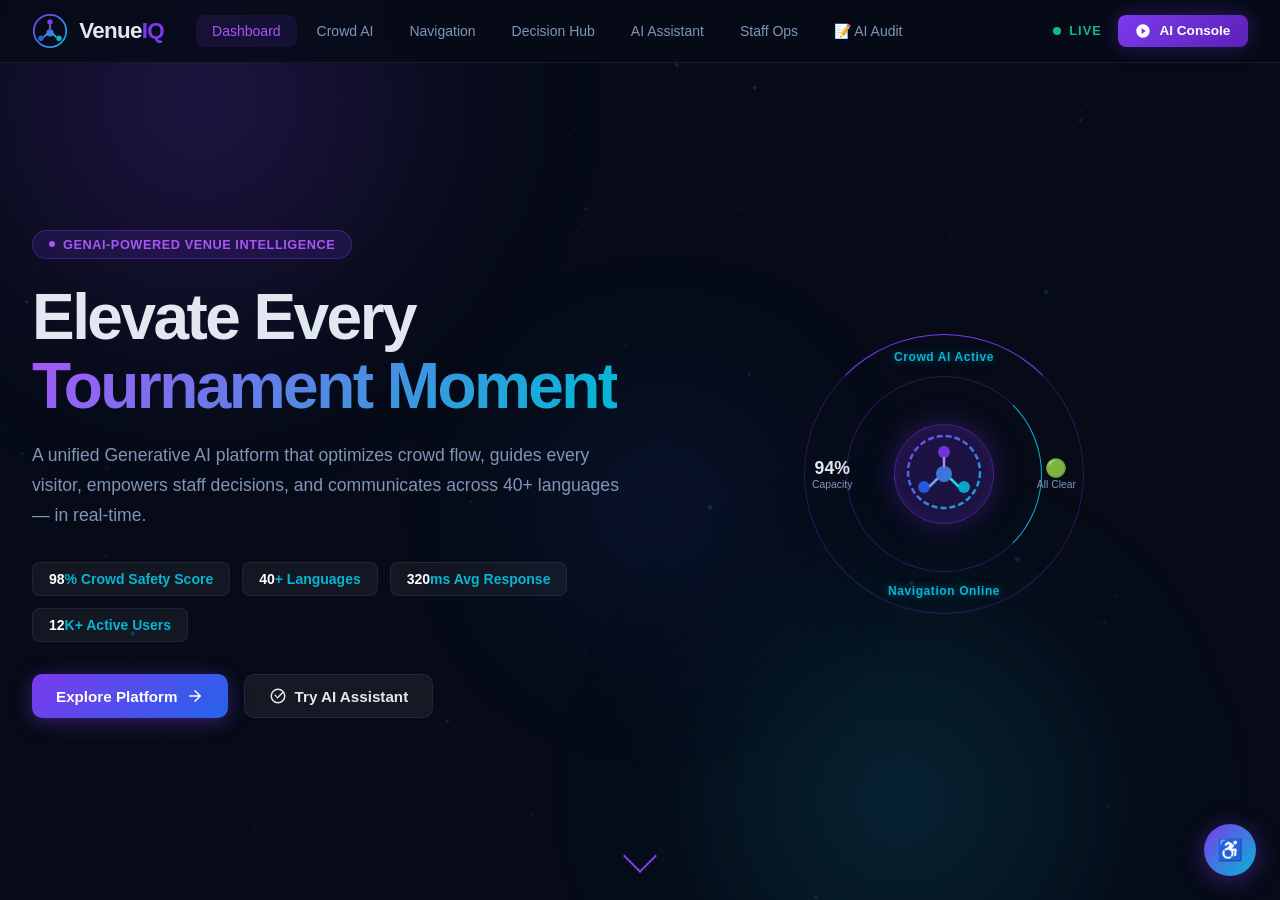
<file: index.html>
<!DOCTYPE html>
<html lang="en">

<head>
  <meta charset="UTF-8" />
  <meta name="viewport" content="width=device-width, initial-scale=1.0" />
  <meta http-equiv="Content-Security-Policy"
    content="default-src 'self'; style-src 'self' 'unsafe-inline' https://fonts.googleapis.com; font-src https://fonts.gstatic.com; script-src 'self'; img-src 'self' data:; connect-src 'self';" />
  <meta name="theme-color" content="#7c3aed" />
  <meta name="robots" content="index, follow" />
  <meta property="og:title" content="VenueIQ — GenAI Tournament Operations Platform" />
  <meta property="og:description"
    content="AI-powered venue operations for tournaments — crowd management, smart navigation, real-time decision support, 40+ languages." />
  <meta property="og:type" content="website" />
  <title>VenueIQ — GenAI Tournament Operations Platform</title>
  <meta name="description"
    content="VenueIQ: AI-powered venue operations platform for tournaments — crowd management, smart navigation, real-time decision support, and multi-language assistance." />
  <!-- Security Headers -->
  <!-- X-Frame-Options, X-Content-Type-Options intentionally NOT set here: they are
       ignored by browsers when set via <meta> (spec only allows them as real HTTP
       response headers) and just spam the console. GitHub Pages can't set custom
       response headers, so if framing/MIME protection is needed, add a
       Cloudflare Worker / Netlify _headers file / reverse proxy in front of Pages. -->
  <meta http-equiv="Referrer-Policy" content="no-referrer" />
  <meta http-equiv="Permissions-Policy" content="camera=(), microphone=(), geolocation=()" />
  <link rel="icon"
    href="data:image/svg+xml,<svg xmlns=%22http://www.w3.org/2000/svg%22 viewBox=%220 0 100 100%22><text y=%22.9em%22 font-size=%2290%22>🎯</text></svg>" />
  <link rel="preconnect" href="https://fonts.googleapis.com" />
  <link rel="preconnect" href="https://fonts.gstatic.com" crossorigin />
  <link
    href="https://fonts.googleapis.com/css2?family=Inter:wght@300;400;500;600;700;800;900&family=Outfit:wght@300;400;500;600;700;800;900&display=swap"
    rel="stylesheet" />
  <link rel="stylesheet" href="styles.css" />
  <script type="application/ld+json">
  {
    "@context": "https://schema.org",
    "@type": "SoftwareApplication",
    "name": "VenueIQ",
    "description": "GenAI-enabled platform for tournament venue operations — crowd management, navigation, incident response, and multi-language AI assistance.",
    "applicationCategory": "BusinessApplication",
    "operatingSystem": "Web",
    "offers": { "@type": "Offer", "price": "0" },
    "featureList": ["Crowd AI", "Smart Navigation", "Real-Time Decision Hub", "Multi-Language Assistant", "Staff Ops"]
  }
  </script>
</head>

<body>

  <!-- Skip to main content (Accessibility) -->
  <a href="#main-content" class="skip-link">Skip to main content</a>

  <!-- ═══════════════════════════════════════════════ NAVBAR ══ -->
  <nav class="navbar" id="navbar" role="navigation" aria-label="Main navigation">
    <div class="nav-inner">
      <div class="nav-logo" role="banner">
        <div class="logo-icon" aria-hidden="true">
          <svg viewBox="0 0 40 40" fill="none" xmlns="http://www.w3.org/2000/svg" aria-hidden="true">
            <circle cx="20" cy="20" r="18" stroke="url(#lg1)" stroke-width="2" />
            <circle cx="20" cy="10" r="3" fill="#7c3aed" />
            <circle cx="10" cy="28" r="3" fill="#2563eb" />
            <circle cx="30" cy="28" r="3" fill="#06b6d4" />
            <circle cx="20" cy="22" r="4" fill="url(#lg1)" />
            <line x1="20" y1="13" x2="20" y2="18" stroke="#a78bfa" stroke-width="1.5" />
            <line x1="13" y1="27" x2="17" y2="23" stroke="#60a5fa" stroke-width="1.5" />
            <line x1="27" y1="27" x2="23" y2="23" stroke="#22d3ee" stroke-width="1.5" />
            <defs>
              <linearGradient id="lg1" x1="0" y1="0" x2="40" y2="40" gradientUnits="userSpaceOnUse">
                <stop offset="0%" stop-color="#7c3aed" />
                <stop offset="100%" stop-color="#06b6d4" />
              </linearGradient>
            </defs>
          </svg>
        </div>
        <span class="logo-text">Venue<span class="logo-accent">IQ</span></span>
      </div>
      <ul class="nav-links" role="menubar" aria-label="Application sections">
        <li role="none"><a href="#dashboard" class="nav-link active" role="menuitem" aria-current="page"
            id="nav-dashboard" data-action="showSection" data-arg="dashboard">Dashboard</a></li>
        <li role="none"><a href="#crowd" class="nav-link" role="menuitem" id="nav-crowd" data-action="showSection"
            data-arg="crowd">Crowd AI</a></li>
        <li role="none"><a href="#navigation" class="nav-link" role="menuitem" id="nav-navigation"
            data-action="showSection" data-arg="navigation">Navigation</a></li>
        <li role="none"><a href="#decisions" class="nav-link" role="menuitem" id="nav-decisions"
            data-action="showSection" data-arg="decisions">Decision Hub</a></li>
        <li role="none"><a href="#assistant" class="nav-link" role="menuitem" id="nav-assistant"
            data-action="showSection" data-arg="assistant">AI Assistant</a></li>
        <li role="none"><a href="#staff" class="nav-link" role="menuitem" id="nav-staff" data-action="showSection"
            data-arg="staff">Staff Ops</a></li>
        <li role="none"><a href="#audit" class="nav-link" role="menuitem" id="nav-audit" data-action="showSection"
            data-arg="audit">📝 AI Audit</a></li>
      </ul>
      <div class="nav-right">
        <div class="live-indicator" aria-label="System is live" role="status"><span class="pulse"
            aria-hidden="true"></span> LIVE</div>
        <button class="btn-cta" id="nav-ai-console-btn" aria-label="Open AI Console" data-action="showSection"
          data-arg="assistant">
          <svg width="16" height="16" viewBox="0 0 24 24" fill="none" aria-hidden="true">
            <path d="M12 2C6.48 2 2 6.48 2 12s4.48 10 10 10 10-4.48 10-10S17.52 2 12 2zm-2 14.5v-9l6 4.5-6 4.5z"
              fill="currentColor" />
          </svg>
          AI Console
        </button>
      </div>
    </div>
  </nav>

  <!-- ═══════════════════════════════════════════════ HERO ══ -->
  <section class="hero-section" id="hero-section">
    <div class="hero-bg">
      <div class="hero-orb orb1"></div>
      <div class="hero-orb orb2"></div>
      <div class="hero-orb orb3"></div>
      <canvas id="heroCanvas"></canvas>
    </div>
    <div class="hero-content">
      <div class="hero-badge">
        <span class="badge-dot"></span>
        GenAI-Powered Venue Intelligence
      </div>
      <h1 class="hero-title">
        Elevate Every<br />
        <span class="gradient-text">Tournament Moment</span>
      </h1>
      <p class="hero-subtitle">
        A unified Generative AI platform that optimizes crowd flow, guides every visitor, empowers staff decisions, and
        communicates across 40+ languages — in real-time.
      </p>
      <div class="hero-stats">
        <div class="stat-chip"><span class="stat-num" data-target="98">0</span>% Crowd Safety Score</div>
        <div class="stat-chip"><span class="stat-num" data-target="40">0</span>+ Languages</div>
        <div class="stat-chip"><span class="stat-num" data-target="320">0</span>ms Avg Response</div>
        <div class="stat-chip"><span class="stat-num" data-target="12">0</span>K+ Active Users</div>
      </div>
      <div class="hero-actions">
        <button class="btn-primary" data-action="showSection" data-arg="dashboard">
          Explore Platform
          <svg width="18" height="18" viewBox="0 0 24 24" fill="none">
            <path d="M5 12h14M12 5l7 7-7 7" stroke="currentColor" stroke-width="2" stroke-linecap="round"
              stroke-linejoin="round" />
          </svg>
        </button>
        <button class="btn-ghost" data-action="showSection" data-arg="assistant">
          <svg width="18" height="18" viewBox="0 0 24 24" fill="none">
            <path
              d="M12 2a10 10 0 110 20A10 10 0 0112 2zm0 2a8 8 0 100 16A8 8 0 0012 4zm-1 11l-4-4 1.41-1.41L11 13.17l6.59-6.58L19 8l-8 8z"
              fill="currentColor" />
          </svg>
          Try AI Assistant
        </button>
      </div>
    </div>
    <div class="hero-visual">
      <div class="hud-container">
        <div class="hud-ring hud-ring-1"></div>
        <div class="hud-ring hud-ring-2"></div>
        <div class="hud-center">
          <div class="hud-icon">
            <svg viewBox="0 0 80 80" fill="none" xmlns="http://www.w3.org/2000/svg" width="80" height="80">
              <circle cx="40" cy="40" r="36" stroke="url(#hudGrad)" stroke-width="2.5" stroke-dasharray="6 3" />
              <circle cx="40" cy="20" r="6" fill="#7c3aed" opacity="0.9" />
              <circle cx="20" cy="55" r="6" fill="#2563eb" opacity="0.9" />
              <circle cx="60" cy="55" r="6" fill="#06b6d4" opacity="0.9" />
              <circle cx="40" cy="42" r="8" fill="url(#hudGrad)" opacity="0.95" />
              <path d="M40 26 L40 34" stroke="#a78bfa" stroke-width="2.5" stroke-linecap="round" />
              <path d="M26 54 L33 47" stroke="#60a5fa" stroke-width="2.5" stroke-linecap="round" />
              <path d="M54 54 L47 47" stroke="#22d3ee" stroke-width="2.5" stroke-linecap="round" />
              <defs>
                <linearGradient id="hudGrad" x1="0" y1="0" x2="80" y2="80" gradientUnits="userSpaceOnUse">
                  <stop offset="0%" stop-color="#7c3aed" />
                  <stop offset="100%" stop-color="#06b6d4" />
                </linearGradient>
              </defs>
            </svg>
          </div>
        </div>
        <div class="hud-label top-label">Crowd AI Active</div>
        <div class="hud-label bottom-label">Navigation Online</div>
        <div class="hud-metric left-metric">
          <div class="metric-val">94%</div>
          <div class="metric-key">Capacity</div>
        </div>
        <div class="hud-metric right-metric">
          <div class="metric-val">🟢</div>
          <div class="metric-key">All Clear</div>
        </div>
      </div>
    </div>
    <div class="scroll-hint" data-action="showSection" data-arg="dashboard">
      <div class="scroll-arrow"></div>
    </div>
  </section>

  <!-- ═══════════════════════════════════════════════ MAIN APP ══ -->
  <main class="app-main" id="app-main" id="main-content" role="main" aria-label="Application content"
    style="display:none;">

    <!-- SECTION: DASHBOARD -->
    <section class="section active" id="section-dashboard">
      <div class="section-header">
        <div>
          <h2 class="section-title">Operations Dashboard</h2>
          <p class="section-sub">Real-time intelligence across all venue systems · Last updated <span
              id="lastUpdated">just now</span></p>
        </div>
        <div class="header-actions">
          <label for="venueSelect" class="sr-only">Select Venue</label>
          <select class="select-venue" id="venueSelect" aria-label="Select venue">
            <option>🏟️ Main Arena — Hall A</option>
            <option>🏀 Court B — Basketball</option>
            <option>🎾 Tennis Ground 1</option>
            <option>🏊 Aquatics Centre</option>
          </select>
          <button class="btn-sm btn-outline" id="refresh-dashboard-btn" aria-label="Refresh dashboard data"
            data-action="refreshDashboard">⟳ Refresh</button>
        </div>
      </div>

      <!-- KPI Grid -->
      <div class="kpi-grid">
        <div class="kpi-card" id="kpi-crowd">
          <div class="kpi-icon" style="background:linear-gradient(135deg,#7c3aed,#a855f7)">
            <svg width="24" height="24" viewBox="0 0 24 24" fill="none">
              <path
                d="M17 21v-2a4 4 0 00-4-4H5a4 4 0 00-4 4v2M9 11a4 4 0 100-8 4 4 0 000 8zM23 21v-2a4 4 0 00-3-3.87M16 3.13a4 4 0 010 7.75"
                stroke="white" stroke-width="2" stroke-linecap="round" stroke-linejoin="round" />
            </svg>
          </div>
          <div class="kpi-data">
            <div class="kpi-value" id="kpi-crowd-val">47,284</div>
            <div class="kpi-label">Total Visitors</div>
            <div class="kpi-delta positive">↑ 3.2% vs. yesterday</div>
          </div>
          <div class="kpi-sparkline" id="spark-crowd"></div>
        </div>
        <div class="kpi-card" id="kpi-alerts">
          <div class="kpi-icon" style="background:linear-gradient(135deg,#dc2626,#f97316)">
            <svg width="24" height="24" viewBox="0 0 24 24" fill="none">
              <path
                d="M10.29 3.86L1.82 18a2 2 0 001.71 3h16.94a2 2 0 001.71-3L13.71 3.86a2 2 0 00-3.42 0zM12 9v4M12 17h.01"
                stroke="white" stroke-width="2" stroke-linecap="round" stroke-linejoin="round" />
            </svg>
          </div>
          <div class="kpi-data">
            <div class="kpi-value" id="kpi-alert-val">2</div>
            <div class="kpi-label">Active Alerts</div>
            <div class="kpi-delta negative">⚡ Requires Attention</div>
          </div>
          <div class="kpi-sparkline" id="spark-alerts"></div>
        </div>
        <div class="kpi-card" id="kpi-nav">
          <div class="kpi-icon" style="background:linear-gradient(135deg,#0891b2,#06b6d4)">
            <svg width="24" height="24" viewBox="0 0 24 24" fill="none">
              <path d="M3 11l19-9-9 19-2-8-8-2z" stroke="white" stroke-width="2" stroke-linecap="round"
                stroke-linejoin="round" />
            </svg>
          </div>
          <div class="kpi-data">
            <div class="kpi-value" id="kpi-nav-val">8,341</div>
            <div class="kpi-label">Navigation Queries</div>
            <div class="kpi-delta positive">↑ 12% this hour</div>
          </div>
          <div class="kpi-sparkline" id="spark-nav"></div>
        </div>
        <div class="kpi-card" id="kpi-assist">
          <div class="kpi-icon" style="background:linear-gradient(135deg,#059669,#10b981)">
            <svg width="24" height="24" viewBox="0 0 24 24" fill="none">
              <path d="M21 15a2 2 0 01-2 2H7l-4 4V5a2 2 0 012-2h14a2 2 0 012 2z" stroke="white" stroke-width="2"
                stroke-linecap="round" stroke-linejoin="round" />
            </svg>
          </div>
          <div class="kpi-data">
            <div class="kpi-value" id="kpi-assist-val">23,917</div>
            <div class="kpi-label">AI Interactions</div>
            <div class="kpi-delta positive">↑ 28 languages used</div>
          </div>
          <div class="kpi-sparkline" id="spark-assist"></div>
        </div>
      </div>

      <!-- Charts Row -->
      <div class="charts-row">
        <div class="chart-card wide">
          <div class="chart-header">
            <h3>Crowd Density — Live Heat Map</h3>
            <div class="chart-legend">
              <span class="legend-dot" style="background:#ef4444"></span>Dense
              <span class="legend-dot" style="background:#f97316"></span>Moderate
              <span class="legend-dot" style="background:#22c55e"></span>Sparse
            </div>
          </div>
          <canvas id="heatmapCanvas" width="700" height="280" role="img"
            aria-label="Live crowd density heat map showing venue occupancy levels by zone"></canvas>
        </div>
        <div class="chart-card">
          <div class="chart-header">
            <h3>Zone Occupancy</h3>
          </div>
          <canvas id="zoneChart" width="320" height="280" role="img"
            aria-label="Zone occupancy bar chart showing percentage capacity for each venue zone"></canvas>
        </div>
      </div>

      <!-- Alert Stream + AI Insights -->
      <div class="bottom-row">
        <div class="alert-panel">
          <div class="panel-title">
            <svg width="16" height="16" viewBox="0 0 24 24" fill="none">
              <path d="M13 10V3L4 14h7v7l9-11h-7z" stroke="#f97316" stroke-width="2" stroke-linecap="round"
                stroke-linejoin="round" />
            </svg>
            Live Alert Feed
            <span class="badge-count" id="alert-count" aria-label="2 active alerts">2</span>
          </div>
          <div class="alert-stream" id="alertStream" role="log" aria-live="polite" aria-label="Live alert feed"></div>
        </div>
        <div class="insights-panel">
          <div class="panel-title">
            <svg width="16" height="16" viewBox="0 0 24 24" fill="none">
              <path d="M12 2l3.09 6.26L22 9.27l-5 4.87 1.18 6.88L12 17.77l-6.18 3.25L7 14.14 2 9.27l6.91-1.01L12 2z"
                stroke="#7c3aed" stroke-width="2" stroke-linecap="round" stroke-linejoin="round" />
            </svg>
            AI Insights & Predictions
          </div>
          <div class="insights-list" id="insightsList" aria-live="polite" aria-label="AI insights and predictions">
          </div>
        </div>
        <div class="weather-panel">
          <div class="panel-title">⛅ Venue Conditions</div>
          <div class="weather-content">
            <div class="weather-main">
              <div class="weather-temp">32°C</div>
              <div class="weather-desc">Partly Cloudy · High Humidity</div>
            </div>
            <div class="weather-metrics">
              <div class="w-metric"><span>💧</span> Humidity <strong>78%</strong></div>
              <div class="w-metric"><span>🌬️</span> Wind <strong>14 km/h</strong></div>
              <div class="w-metric"><span>☀️</span> UV Index <strong>8 — High</strong></div>
              <div class="w-metric"><span>👁️</span> Visibility <strong>10 km</strong></div>
            </div>
            <div class="weather-ai-note">
              <svg width="14" height="14" viewBox="0 0 24 24" fill="none">
                <circle cx="12" cy="12" r="10" stroke="#06b6d4" stroke-width="2" />
                <path d="M12 6v6l4 2" stroke="#06b6d4" stroke-width="2" stroke-linecap="round" />
              </svg>
              AI Recommendation: Deploy extra hydration stations in Zones C and F. Peak heat expected at 14:30.
            </div>
          </div>
        </div>
      </div>
    </section>

    <!-- SECTION: CROWD MANAGEMENT -->
    <section class="section" id="section-crowd">
      <div class="section-header">
        <div>
          <h2 class="section-title">Dynamic Crowd Management</h2>
          <p class="section-sub">GenAI-driven crowd flow prediction · density analysis · proactive routing</p>
        </div>
        <div class="header-actions">
          <span class="status-badge"
            style="background:rgba(34,197,94,.15);color:#22c55e;border-color:rgba(34,197,94,.3)">🟢 AI Model
            Active</span>
        </div>
      </div>

      <div class="crowd-grid">
        <div class="crowd-map-card">
          <div class="panel-title">🗺️ Real-Time Crowd Density Map</div>
          <div class="crowd-map-container">
            <canvas id="crowdMapCanvas" width="620" height="420" role="img"
              aria-label="Real-time crowd density map showing live occupancy levels across all venue zones"></canvas>
            <div class="crowd-legend">
              <div class="crowd-legend-item">
                <div class="cl-color" style="background:#ef4444"></div><span>Critical (&gt;90%)</span>
              </div>
              <div class="crowd-legend-item">
                <div class="cl-color" style="background:#f97316"></div><span>High (70–90%)</span>
              </div>
              <div class="crowd-legend-item">
                <div class="cl-color" style="background:#eab308"></div><span>Medium (50–70%)</span>
              </div>
              <div class="crowd-legend-item">
                <div class="cl-color" style="background:#22c55e"></div><span>Low (&lt;50%)</span>
              </div>
            </div>
            <div class="crowd-controls">
              <button class="btn-sm btn-purple" data-action="toggleCrowdSim" id="simBtn" aria-pressed="false"
                aria-label="Run AI crowd simulation">⏵ Run AI Simulation</button>
              <button class="btn-sm btn-outline" data-action="resetCrowdMap"
                aria-label="Reset crowd map to initial state">↺ Reset</button>
            </div>
          </div>
        </div>
        <div class="crowd-side">
          <div class="zone-cards" id="zoneCards" aria-label="Zone occupancy cards" aria-live="polite"></div>
          <div class="crowd-prediction-card">
            <div class="pred-title">
              <svg width="16" height="16" viewBox="0 0 24 24" fill="none">
                <path
                  d="M2 12h2M20 12h2M12 2v2M12 20v2M4.93 4.93l1.41 1.41M17.66 17.66l1.41 1.41M17.66 6.34l-1.41 1.41M6.34 17.66l-1.41 1.41"
                  stroke="#a855f7" stroke-width="2" stroke-linecap="round" />
              </svg>
              AI Crowd Forecast — Next 2 Hours
            </div>
            <canvas id="forecastChart" width="340" height="160" role="img"
              aria-label="AI crowd forecast chart for the next 2 hours"></canvas>
            <div class="pred-alerts" id="predAlerts"></div>
          </div>
          <div class="ai-routing-card">
            <div class="pred-title">
              <svg width="16" height="16" viewBox="0 0 24 24" fill="none">
                <path d="M3 3l7.07 16.97 2.51-7.39 7.39-2.51L3 3z" stroke="#06b6d4" stroke-width="2"
                  stroke-linecap="round" stroke-linejoin="round" />
              </svg>
              AI Routing Recommendations
            </div>
            <div class="routing-list" id="routingList"></div>
          </div>
        </div>
      </div>

      <div class="crowd-analytics-row">
        <div class="analytics-card">
          <h4>Entry/Exit Flow Rate</h4>
          <canvas id="flowChart" width="340" height="180"></canvas>
        </div>
        <div class="analytics-card">
          <h4>Dwell Time Analysis</h4>
          <canvas id="dwellChart" width="340" height="180"></canvas>
        </div>
        <div class="analytics-card">
          <h4>Gate Utilization</h4>
          <div class="gate-util" id="gateUtil"></div>
        </div>
      </div>
    </section>

    <!-- SECTION: SMART NAVIGATION -->
    <section class="section" id="section-navigation">
      <div class="section-header">
        <div>
          <h2 class="section-title">Smart Indoor Navigation</h2>
          <p class="section-sub">AI-powered wayfinding · AR-ready routes · accessibility-first design</p>
        </div>
      </div>

      <div class="nav-grid">
        <div class="nav-map-card">
          <div class="nav-search-bar">
            <div class="nav-search-inner">
              <svg width="18" height="18" viewBox="0 0 24 24" fill="none">
                <path d="M21 10c0 7-9 13-9 13s-9-6-9-13a9 9 0 0118 0z" stroke="#7c3aed" stroke-width="2" />
                <circle cx="12" cy="10" r="3" stroke="#7c3aed" stroke-width="2" />
              </svg>
              <span>You are at:</span>
              <strong>Gate 3 — East Entrance</strong>
            </div>
            <div class="nav-dest-select">
              <label for="navDest">Navigate to:</label>
              <select id="navDest" aria-label="Select navigation destination" data-onchange="updateNavRoute">
                <option value="seat">🎟️ My Seat — Block D, Row 12</option>
                <option value="food">🍔 Nearest Food Court</option>
                <option value="toilet">🚻 Restroom (Accessible)</option>
                <option value="medical">🏥 Medical Aid Station</option>
                <option value="exit">🚪 Nearest Exit</option>
                <option value="parking">🅿️ VIP Parking</option>
              </select>
            </div>
          </div>
          <div class="nav-canvas-wrap">
            <canvas id="navCanvas" width="640" height="440" role="img"
              aria-label="Indoor navigation map showing your current location and route to destination"></canvas>
            <div class="nav-overlay-info" id="navOverlayInfo">
              <div class="nav-route-info">
                <span class="route-dist">📍 Est. 3 min walk · 220m</span>
                <span class="route-acc">♿ Accessible route</span>
              </div>
            </div>
          </div>
          <div class="nav-mode-switcher" role="group" aria-label="Navigation mode">
            <button class="nav-mode-btn active" id="nm-walking" aria-pressed="true" data-action="setNavMode"
              data-arg="walking">🚶 Walking</button>
            <button class="nav-mode-btn" id="nm-accessible" aria-pressed="false" data-action="setNavMode"
              data-arg="accessible">♿ Accessible</button>
            <button class="nav-mode-btn" id="nm-fastest" aria-pressed="false" data-action="setNavMode"
              data-arg="fastest">⚡ Fastest</button>
            <button class="nav-mode-btn" id="nm-scenic" aria-pressed="false" data-action="setNavMode"
              data-arg="scenic">🌟 VIP Route</button>
          </div>
        </div>

        <div class="nav-side">
          <div class="nav-step-card">
            <div class="panel-title">📋 Step-by-Step Directions</div>
            <div class="steps-list" id="stepsList"></div>
          </div>
          <div class="nav-poi-card">
            <div class="panel-title">📍 Nearby Points of Interest</div>
            <div class="poi-grid" id="poiGrid"></div>
          </div>
          <div class="nav-ar-card">
            <div class="ar-preview-header">
              <svg width="20" height="20" viewBox="0 0 24 24" fill="none">
                <rect x="2" y="7" width="20" height="10" rx="2" stroke="#06b6d4" stroke-width="2" />
                <path d="M8 7V5a2 2 0 012-2h4a2 2 0 012 2v2M12 11v4M10 13h4" stroke="#06b6d4" stroke-width="2"
                  stroke-linecap="round" />
              </svg>
              AR Navigation Mode
            </div>
            <div class="ar-preview-body">
              <div class="ar-frame">
                <div class="ar-arrow">↑</div>
                <div class="ar-label">Continue straight — 80m</div>
                <div class="ar-distance">Gate 3 → Concourse B</div>
              </div>
            </div>
            <button class="btn-primary btn-full" data-action="launchAR">Launch AR View</button>
          </div>
        </div>
      </div>
    </section>

    <!-- SECTION: DECISION HUB -->
    <section class="section" id="section-decisions">
      <div class="section-header">
        <div>
          <h2 class="section-title">Real-Time Decision Support Hub</h2>
          <p class="section-sub">GenAI-powered incident response · predictive analytics · command intelligence</p>
        </div>
        <div class="header-actions">
          <button class="btn-sm btn-danger" data-action="addEmergencyAlert">🚨 Simulate Emergency</button>
          <button class="btn-sm btn-outline" data-action="clearAlerts">Clear Alerts</button>
        </div>
      </div>

      <div class="decision-grid">
        <div class="incident-board">
          <div class="panel-title">
            <svg width="16" height="16" viewBox="0 0 24 24" fill="none">
              <path d="M12 22s8-4 8-10V5l-8-3-8 3v7c0 6 8 10 8 10z" stroke="#f97316" stroke-width="2"
                stroke-linecap="round" stroke-linejoin="round" />
            </svg>
            Incident Command Board
          </div>
          <div class="incident-toolbar" role="group" aria-label="Filter incidents by severity">
            <button class="incident-filter active" aria-pressed="true" data-action="filterIncidents"
              data-arg="all">All</button>
            <button class="incident-filter" aria-pressed="false" data-action="filterIncidents"
              data-arg="critical">Critical</button>
            <button class="incident-filter" aria-pressed="false" data-action="filterIncidents"
              data-arg="medium">Medium</button>
            <button class="incident-filter" aria-pressed="false" data-action="filterIncidents"
              data-arg="low">Low</button>
          </div>
          <div class="incident-list" id="incidentList" role="list" aria-live="polite" aria-label="Active incidents">
          </div>
        </div>

        <div class="decision-center">
          <div class="ai-recommend-card">
            <div class="panel-title">
              <svg width="16" height="16" viewBox="0 0 24 24" fill="none">
                <path d="M12 2l3.09 6.26L22 9.27l-5 4.87 1.18 6.88L12 17.77l-6.18 3.25L7 14.14 2 9.27l6.91-1.01L12 2z"
                  stroke="#7c3aed" stroke-width="2" stroke-linecap="round" stroke-linejoin="round" />
              </svg>
              AI Command Recommendations
            </div>
            <div class="recommend-list" id="recommendList"></div>
          </div>
          <div class="resource-dispatch">
            <div class="panel-title">🚀 Resource Dispatch</div>
            <div class="resource-grid" id="resourceGrid"></div>
          </div>
        </div>

        <div class="analytics-sidebar">
          <div class="timeline-card">
            <div class="panel-title">📅 Today's Event Timeline</div>
            <div class="timeline" id="timeline"></div>
          </div>
          <div class="command-chat">
            <div class="panel-title">
              <svg width="14" height="14" viewBox="0 0 24 24" fill="none">
                <path d="M21 15a2 2 0 01-2 2H7l-4 4V5a2 2 0 012-2h14a2 2 0 012 2z" stroke="#06b6d4" stroke-width="2"
                  stroke-linecap="round" stroke-linejoin="round" />
              </svg>
              Command AI Query
            </div>
            <div class="command-chat-messages" id="commandMessages" role="log" aria-live="polite"
              aria-label="AI command center messages"></div>
            <div class="command-chat-input">
              <label for="commandInput" class="sr-only">Ask the AI command center</label>
              <input type="text" id="commandInput" placeholder="Ask the AI command center..." autocomplete="off"
                aria-label="Command query input" onkeypress="if(event.key==='Enter')sendCommandQuery()" />
              <button data-action="sendCommandQuery" aria-label="Send command query" id="command-send-btn">
                <svg width="16" height="16" viewBox="0 0 24 24" fill="none" aria-hidden="true">
                  <path d="M22 2L11 13M22 2l-7 20-4-9-9-4 20-7z" stroke="currentColor" stroke-width="2"
                    stroke-linecap="round" stroke-linejoin="round" />
                </svg>
              </button>
            </div>
          </div>
        </div>
      </div>
    </section>

    <!-- SECTION: AI ASSISTANT -->
    <section class="section" id="section-assistant">
      <div class="section-header">
        <div>
          <h2 class="section-title">Multi-Language AI Assistant</h2>
          <p class="section-sub">Conversational GenAI for fans, staff, and volunteers · 40+ languages supported</p>
        </div>
        <div class="header-actions">
          <div class="lang-selector-group">
            <label for="uiLang">Interface Language:</label>
            <select id="uiLang" aria-label="Select interface language" data-onchange="changeUILanguage">
              <option value="en">🇺🇸 English</option>
              <option value="hi">🇮🇳 Hindi</option>
              <option value="es">🇪🇸 Spanish</option>
              <option value="fr">🇫🇷 French</option>
              <option value="ar">🇸🇦 Arabic</option>
              <option value="zh">🇨🇳 Chinese</option>
              <option value="ja">🇯🇵 Japanese</option>
              <option value="de">🇩🇪 German</option>
              <option value="pt">🇧🇷 Portuguese</option>
              <option value="ko">🇰🇷 Korean</option>
            </select>
          </div>
        </div>
      </div>

      <div class="assistant-layout">
        <div class="persona-selector">
          <div class="panel-title">Select Mode</div>
          <div class="persona-cards">
            <div class="persona-card active" id="persona-fan" data-action="selectPersona" data-arg="fan">
              <div class="persona-icon">🎟️</div>
              <div class="persona-name">Fan Mode</div>
              <div class="persona-desc">Navigate, find seats, food, events</div>
            </div>
            <div class="persona-card" id="persona-staff" data-action="selectPersona" data-arg="staff">
              <div class="persona-icon">👷</div>
              <div class="persona-name">Staff Mode</div>
              <div class="persona-desc">Operational queries, incident reports</div>
            </div>
            <div class="persona-card" id="persona-volunteer" data-action="selectPersona" data-arg="volunteer">
              <div class="persona-icon">🤝</div>
              <div class="persona-name">Volunteer Mode</div>
              <div class="persona-desc">Zone assignments, protocols, guidance</div>
            </div>
            <div class="persona-card" id="persona-organizer" data-action="selectPersona" data-arg="organizer">
              <div class="persona-icon">📋</div>
              <div class="persona-name">Organizer Mode</div>
              <div class="persona-desc">Analytics, decisions, staff coordination</div>
            </div>
            <div class="persona-card" id="persona-security" data-action="selectPersona" data-arg="security">
              <div class="persona-icon">👮</div>
              <div class="persona-name">Security Mode</div>
              <div class="persona-desc">Perimeter, threat assessment, deployment</div>
            </div>
            <div class="persona-card" id="persona-medical" data-action="selectPersona" data-arg="medical">
              <div class="persona-icon">🚑</div>
              <div class="persona-name">Medical Mode</div>
              <div class="persona-desc">Triage, dispatch, health monitoring</div>
            </div>
            <div class="persona-card" id="persona-vendor" data-action="selectPersona" data-arg="vendor">
              <div class="persona-icon">🛍️</div>
              <div class="persona-name">Vendor Mode</div>
              <div class="persona-desc">Inventory, pricing, queue analytics</div>
            </div>
          </div>

          <div class="quick-prompts">
            <div class="panel-title" style="margin-top:1rem">Quick Prompts</div>
            <div class="prompt-chips" id="promptChips"></div>
          </div>

          <div class="lang-stats-panel">
            <div class="panel-title" style="margin-top:1rem">Language Analytics</div>
            <div class="lang-bars" id="langBars"></div>
          </div>
        </div>

        <div class="chat-container">
          <div class="chat-header">
            <div class="chat-bot-info">
              <div class="bot-avatar">
                <svg viewBox="0 0 40 40" fill="none" width="36" height="36">
                  <circle cx="20" cy="20" r="18" fill="url(#botGrad)" />
                  <circle cx="14" cy="17" r="3" fill="white" opacity="0.9" />
                  <circle cx="26" cy="17" r="3" fill="white" opacity="0.9" />
                  <path d="M13 25c0 0 2 4 7 4s7-4 7-4" stroke="white" stroke-width="2" stroke-linecap="round" />
                  <defs>
                    <linearGradient id="botGrad" x1="0" y1="0" x2="40" y2="40">
                      <stop offset="0%" stop-color="#7c3aed" />
                      <stop offset="100%" stop-color="#06b6d4" />
                    </linearGradient>
                  </defs>
                </svg>
                <div class="bot-status-dot"></div>
              </div>
              <div class="bot-meta">
                <div class="bot-name">VenueIQ AI Assistant</div>
                <div class="bot-status-text">Online · Responds instantly</div>
              </div>
            </div>
            <div class="chat-controls">
              <button class="chat-ctrl-btn" id="clear-chat-btn" data-action="clearChat" title="Clear chat"
                aria-label="Clear chat history">🗑️</button>
              <button class="chat-ctrl-btn" id="export-chat-btn" data-action="exportChat" title="Export chat"
                aria-label="Export chat transcript">📤</button>
            </div>
          </div>

          <!-- AI Decision Pipeline Visualization -->
          <div class="ai-pipeline" id="aiPipeline" aria-label="AI decision pipeline stages" role="status">
            <div class="pipeline-label">⚡ AI Pipeline</div>
            <div class="pipeline-steps">
              <div class="pipeline-step" data-stage="intent">Intent</div>
              <div class="pipeline-arrow">›</div>
              <div class="pipeline-step" data-stage="role">Role</div>
              <div class="pipeline-arrow">›</div>
              <div class="pipeline-step" data-stage="context">Context</div>
              <div class="pipeline-arrow">›</div>
              <div class="pipeline-step" data-stage="analysis">Analysis</div>
              <div class="pipeline-arrow">›</div>
              <div class="pipeline-step" data-stage="decision">Decision</div>
              <div class="pipeline-arrow">›</div>
              <div class="pipeline-step" data-stage="audit">Audit Log</div>
            </div>
          </div>

          <div class="chat-messages" id="chatMessages" role="log" aria-live="polite"
            aria-label="AI assistant conversation" aria-relevant="additions">
            <!-- Messages inserted by JS -->
          </div>

          <div class="chat-input-area">
            <div class="typing-indicator" id="typingIndicator" style="display:none">
              <div class="typing-dot"></div>
              <div class="typing-dot"></div>
              <div class="typing-dot"></div>
            </div>
            <div class="chat-input-row">
              <button class="chat-action-btn" id="voiceBtn" data-action="toggleVoice" title="Toggle voice input"
                aria-label="Toggle voice input" aria-pressed="false">🎤</button>
              <label for="chatInput" class="sr-only">Type your message</label>
              <input type="text" id="chatInput" class="chat-input" placeholder="Ask me anything about the venue..."
                autocomplete="off" aria-label="Chat message input" onkeypress="if(event.key==='Enter')sendMessage()" />
              <label for="chatLang" class="sr-only">Select response language</label>
              <select id="chatLang" class="chat-lang-sel" aria-label="Select response language">
                <option value="en">EN</option>
                <option value="hi">HI</option>
                <option value="es">ES</option>
                <option value="fr">FR</option>
                <option value="ar">AR</option>
                <option value="zh">ZH</option>
                <option value="ja">JA</option>
              </select>
              <button class="chat-send-btn" data-action="sendMessage" id="sendBtn" aria-label="Send message">
                <svg width="18" height="18" viewBox="0 0 24 24" fill="none" aria-hidden="true">
                  <path d="M22 2L11 13M22 2l-7 20-4-9-9-4 20-7z" stroke="currentColor" stroke-width="2"
                    stroke-linecap="round" stroke-linejoin="round" />
                </svg>
              </button>
            </div>
          </div>
        </div>

        <div class="translation-panel">
          <div class="panel-title">🌍 Translation Engine</div>
          <div class="translation-demo">
            <label for="translateInput" class="sr-only">Text to translate</label>
            <textarea id="translateInput" class="translate-ta" placeholder="Type any message here..." rows="4"
              aria-label="Enter text to translate" autocomplete="off" data-oninput="liveTranslate"></textarea>
            <div class="translate-langs">
              <div class="trans-from">
                <label for="fromLang">From</label>
                <select id="fromLang" aria-label="Source language">
                  <option value="en">🇺🇸 English</option>
                  <option value="hi">🇮🇳 Hindi</option>
                  <option value="es">🇪🇸 Spanish</option>
                </select>
              </div>
              <button class="swap-btn" data-action="swapLangs" aria-label="Swap source and target languages">⇄</button>
              <div class="trans-to">
                <label for="toLang">To</label>
                <select id="toLang" aria-label="Target language">
                  <option value="hi">🇮🇳 Hindi</option>
                  <option value="en">🇺🇸 English</option>
                  <option value="es">🇪🇸 Spanish</option>
                  <option value="fr">🇫🇷 French</option>
                  <option value="ar">🇸🇦 Arabic</option>
                  <option value="zh">🇨🇳 Chinese</option>
                  <option value="ja">🇯🇵 Japanese</option>
                </select>
              </div>
            </div>
            <div class="translate-output" id="translateOutput" aria-live="polite" aria-label="Translation output">
              <div class="trans-placeholder">Translation will appear here...</div>
            </div>
            <div class="trans-actions">
              <button class="btn-sm btn-purple" data-action="doTranslate">Translate Now</button>
              <button class="btn-sm btn-outline" data-action="speakTranslation">🔊 Speak</button>
            </div>
          </div>
          <div class="supported-langs">
            <div class="panel-title" style="margin-top:1.2rem">Supported Languages</div>
            <div class="lang-chips" id="langChips"></div>
          </div>
        </div>
      </div>
    </section>

    <!-- SECTION: STAFF OPS -->
    <section class="section" id="section-staff">
      <div class="section-header">
        <div>
          <h2 class="section-title">Staff & Volunteer Operations</h2>
          <p class="section-sub">AI-optimized deployment · real-time coordination · smart task allocation</p>
        </div>
        <div class="header-actions">
          <button class="btn-sm btn-purple" data-action="optimizeStaff">✨ AI Optimize Deployment</button>
        </div>
      </div>

      <div class="staff-grid">
        <div class="staff-map-card">
          <div class="panel-title">🗺️ Staff Deployment Map</div>
          <canvas id="staffCanvas" width="620" height="380" role="img"
            aria-label="Staff deployment map showing positions and coverage zones for all personnel"></canvas>
          <div class="staff-legend">
            <div class="staff-leg-item">
              <div class="sl-dot" style="background:#7c3aed"></div>Security
            </div>
            <div class="staff-leg-item">
              <div class="sl-dot" style="background:#06b6d4"></div>Medics
            </div>
            <div class="staff-leg-item">
              <div class="sl-dot" style="background:#10b981"></div>Volunteers
            </div>
            <div class="staff-leg-item">
              <div class="sl-dot" style="background:#f97316"></div>Operations
            </div>
            <div class="staff-leg-item">
              <div class="sl-dot" style="background:#eab308"></div>Information
            </div>
          </div>
        </div>

        <div class="staff-side">
          <div class="staff-summary-cards" id="staffSummary"></div>
          <div class="task-queue-card">
            <div class="panel-title">📋 AI-Generated Task Queue</div>
            <div class="task-list" id="taskList"></div>
          </div>
        </div>
      </div>

      <div class="staff-analytics-row">
        <div class="sanalytics-card">
          <h4>Staff Response Times</h4>
          <canvas id="responseChart" width="340" height="180"></canvas>
        </div>
        <div class="sanalytics-card">
          <h4>Zone Coverage Heat</h4>
          <canvas id="coverageChart" width="340" height="180"></canvas>
        </div>
        <div class="sanalytics-card">
          <h4>Volunteer Skill Match Rate</h4>
          <div class="skill-match-display" id="skillMatch"></div>
        </div>
      </div>
    </section>

  </main>

  <!-- AI AUDIT LOG SECTION -->
  <section class="section" id="section-audit" style="display:none">
    <div class="section-header">
      <div>
        <h2 class="section-title">📝 AI Decision Audit Log</h2>
        <p class="section-sub">Tamper-evident record of every AI recommendation · Intent · Decision · Confidence · Risk
          · Outcome</p>
      </div>
      <div class="header-actions">
        <label for="auditRoleFilter" class="sr-only">Filter by role</label>
        <select id="auditRoleFilter" aria-label="Filter audit log by role"
          style="background:var(--c-surface);border:1px solid var(--c-border);color:var(--c-text);border-radius:8px;padding:.4rem .8rem;font-size:.85rem">
          <option value="all">📋 All Roles</option>
          <option value="fan">🎟️ Fan</option>
          <option value="staff">👷 Staff</option>
          <option value="volunteer">🤝 Volunteer</option>
          <option value="organizer">📋 Organizer</option>
          <option value="security">👮 Security</option>
          <option value="medical">🚑 Medical</option>
          <option value="vendor">🛍️ Vendor</option>
          <option value="system">⚙️ System</option>
        </select>
        <button class="btn-sm btn-outline" id="audit-refresh-btn" data-action="renderAuditPanel"
          aria-label="Refresh audit log">⟳ Refresh</button>
        <button class="btn-sm btn-purple" id="audit-export-btn" data-action="auditExport"
          aria-label="Export audit log as CSV">📥 Export CSV</button>
        <button class="btn-sm btn-outline" id="audit-clear-btn" data-action="auditClear"
          aria-label="Clear audit log">🗑️ Clear</button>
      </div>
    </div>

    <div class="audit-stats-row">
      <div class="audit-stat-card">
        <div class="audit-stat-num" id="auditCountBadge">0</div>
        <div class="audit-stat-label">Total Decisions</div>
      </div>
      <div class="audit-stat-card">
        <div class="audit-stat-num" style="color:#ef4444" id="auditCriticalCount">0</div>
        <div class="audit-stat-label">Critical Risk</div>
      </div>
      <div class="audit-stat-card">
        <div class="audit-stat-num" style="color:#22c55e">94%</div>
        <div class="audit-stat-label">Avg Confidence</div>
      </div>
      <div class="audit-stat-card">
        <div class="audit-stat-num" style="color:#7c3aed">7</div>
        <div class="audit-stat-label">Active Roles</div>
      </div>
    </div>

    <div class="audit-table-wrap">
      <table class="audit-table" role="table" aria-label="AI decision audit log">
        <thead>
          <tr>
            <th scope="col">Time</th>
            <th scope="col">Role</th>
            <th scope="col">Intent</th>
            <th scope="col">Decision</th>
            <th scope="col">Risk</th>
            <th scope="col">Confidence</th>
            <th scope="col">Outcome</th>
          </tr>
        </thead>
        <tbody id="auditLogBody" aria-live="polite" aria-label="Audit log entries">
          <tr>
            <td colspan="7" style="text-align:center;color:var(--c-text-muted);padding:2rem">No audit entries yet.
              Interact with the AI Assistant to generate entries.</td>
          </tr>
        </tbody>
      </table>
    </div>
  </section>

  </main>

  <!-- AR Modal -->
  <div class="modal-overlay" id="arModal" role="dialog" aria-modal="true" aria-labelledby="arModalTitle"
    style="display:none;">
    <div class="modal-content ar-modal">
      <button class="modal-close" data-action="closeAR" aria-label="Close AR navigation modal">✕</button>
      <div class="ar-sim">
        <div class="ar-sim-header" id="arModalTitle">📱 AR Navigation Simulation</div>
        <div class="ar-sim-body">
          <div class="ar-camera-view" aria-live="polite">
            <div class="ar-grid" aria-hidden="true"></div>
            <div class="ar-direction-arrow" id="arArrow" aria-hidden="true">↑</div>
            <div class="ar-instruction" id="arInstruction" role="status">Head towards Gate 3 entrance</div>
            <div class="ar-progress-bar" role="progressbar" aria-valuemin="0" aria-valuemax="100" aria-valuenow="0">
              <div class="ar-progress-fill" id="arFill"></div>
            </div>
            <div class="ar-eta">ETA: <span id="arEta">3 min</span></div>
          </div>
        </div>
      </div>
    </div>
  </div>

  <!-- Screen Reader Announcer (aria-live assertive, visually hidden) -->
  <div id="srAnnouncer" class="sr-announcer" aria-live="assertive" aria-atomic="true" role="status"></div>

  <!-- ♿ Accessibility Panel FAB -->
  <button class="a11y-fab" id="a11yToggleBtn" data-action="toggleAccessibility" aria-label="Open accessibility options"
    aria-expanded="false" aria-controls="a11yPanel">♿</button>

  <div class="a11y-panel" id="a11yPanel" role="dialog" aria-label="Accessibility options" aria-modal="false">
    <div class="a11y-panel-title">Accessibility Options</div>

    <div class="a11y-toggle-row">
      <label for="toggleHighContrast">🎨 High Contrast</label>
      <label class="a11y-switch">
        <input type="checkbox" id="toggleHighContrast" data-onchange="applyHighContrast"
          aria-label="Toggle high contrast mode" />
        <span class="a11y-slider"></span>
      </label>
    </div>

    <div class="a11y-toggle-row">
      <label for="toggleLargeText">🔤 Large Text</label>
      <label class="a11y-switch">
        <input type="checkbox" id="toggleLargeText" data-onchange="applyLargeText"
          aria-label="Toggle large text mode" />
        <span class="a11y-slider"></span>
      </label>
    </div>

    <div class="a11y-toggle-row">
      <label for="toggleReducedMotion">🎬 Reduce Motion</label>
      <label class="a11y-switch">
        <input type="checkbox" id="toggleReducedMotion" data-onchange="applyReducedMotion"
          aria-label="Toggle reduced motion mode" />
        <span class="a11y-slider"></span>
      </label>
    </div>

    <div class="a11y-toggle-row">
      <label for="toggleVoiceOutput">🔊 Voice Output</label>
      <label class="a11y-switch">
        <input type="checkbox" id="toggleVoiceOutput" data-onchange="toggleVoiceOutputAction"
          aria-label="Toggle voice output for AI responses" />
        <span class="a11y-slider"></span>
      </label>
    </div>
  </div>

  <script src="app.js"></script>
</body>

</html>
</file>
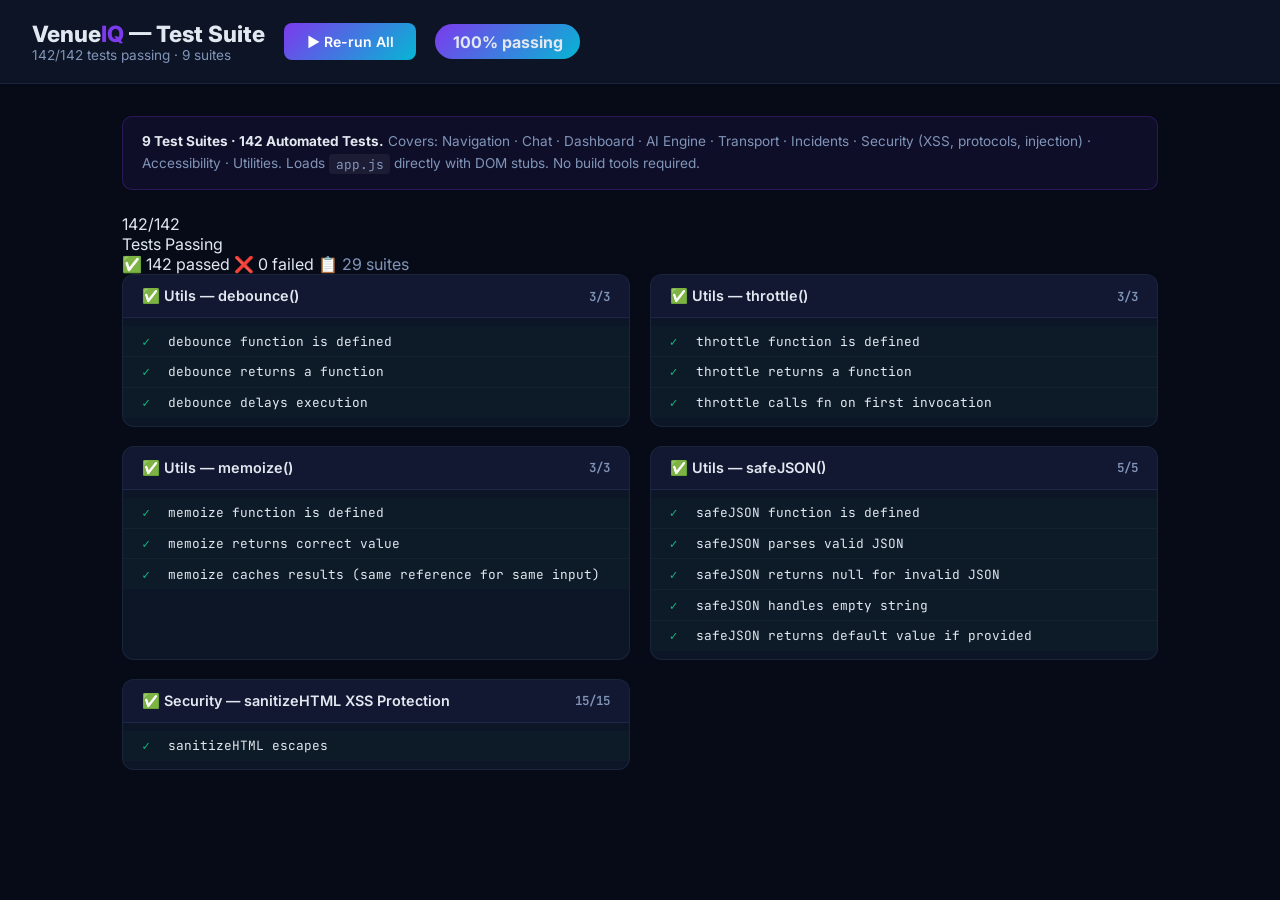
<file: tests/test-runner.html>
<!DOCTYPE html>
<html lang="en">
<head>
  <meta charset="UTF-8" />
  <meta name="viewport" content="width=device-width, initial-scale=1.0" />
  <title>VenueIQ — Test Suite</title>
  <link href="https://fonts.googleapis.com/css2?family=Inter:wght@400;500;600;700;800&family=JetBrains+Mono:wght@400;500&display=swap" rel="stylesheet" />
  <style>
    :root {
      --bg:#060b17;--card:#0d1626;--border:rgba(99,120,180,.15);
      --purple:#7c3aed;--cyan:#06b6d4;--green:#10b981;--red:#ef4444;
      --yellow:#eab308;--text:#e2e8f0;--muted:#8095b8;
    }
    *,*::before,*::after{box-sizing:border-box;margin:0;padding:0;}
    body{font-family:'Inter',sans-serif;background:var(--bg);color:var(--text);min-height:100vh;}

    .header{background:rgba(13,22,38,.95);border-bottom:1px solid var(--border);
      padding:1.25rem 2rem;display:flex;align-items:center;gap:1.2rem;
      position:sticky;top:0;z-index:10;backdrop-filter:blur(20px);}
    .header-logo{font-size:1.4rem;font-weight:800;}
    .header-logo span{color:var(--purple);}
    .header-sub{color:var(--muted);font-size:.85rem;flex:1;}
    .header-score{background:linear-gradient(135deg,var(--purple),var(--cyan));
      padding:.45rem 1.1rem;border-radius:999px;font-weight:700;font-size:1rem;}
    .run-btn{background:linear-gradient(135deg,var(--purple),var(--cyan));
      border:none;border-radius:8px;color:#fff;font-weight:600;
      padding:.6rem 1.4rem;cursor:pointer;font-family:inherit;font-size:.875rem;
      transition:opacity .2s;}
    .run-btn:hover{opacity:.85;}

    .container{max-width:1100px;margin:0 auto;padding:2rem;}

    .summary-grid{display:grid;grid-template-columns:repeat(auto-fit,minmax(160px,1fr));
      gap:1rem;margin-bottom:2rem;}
    .summary-card{background:var(--card);border:1px solid var(--border);
      border-radius:12px;padding:1.2rem;text-align:center;}
    .sc-num{font-size:2.2rem;font-weight:800;font-family:'JetBrains Mono',monospace;}
    .sc-label{color:var(--muted);font-size:.78rem;margin-top:.25rem;}
    .sc-pass .sc-num{color:var(--green);}
    .sc-fail .sc-num{color:var(--red);}
    .sc-total .sc-num{color:var(--cyan);}
    .sc-suites .sc-num{color:var(--purple);}

    .progress-bar{background:rgba(255,255,255,.08);border-radius:999px;
      height:10px;overflow:hidden;margin-bottom:2rem;}
    .progress-fill{height:100%;background:linear-gradient(90deg,var(--purple),var(--green));
      border-radius:999px;transition:width 1s ease;}

    .suite-grid{display:grid;grid-template-columns:repeat(auto-fit,minmax(480px,1fr));gap:1.2rem;}
    .suite-block{background:var(--card);border:1px solid var(--border);border-radius:12px;overflow:hidden;}
    .suite-header{padding:.75rem 1.2rem;font-weight:600;font-size:.9rem;
      display:flex;align-items:center;gap:.5rem;
      background:rgba(124,58,237,.06);border-bottom:1px solid var(--border);}
    .suite-count{margin-left:auto;color:var(--muted);font-size:.78rem;
      font-family:'JetBrains Mono',monospace;}
    .suite-badge{font-size:.7rem;padding:.15rem .5rem;border-radius:999px;font-weight:700;}
    .badge-pass{background:rgba(16,185,129,.15);color:var(--green);}
    .badge-fail{background:rgba(239,68,68,.15);color:var(--red);}
    .badge-mixed{background:rgba(234,179,8,.15);color:var(--yellow);}

    .suite-tests{padding:.5rem 0;}
    .test-row{display:grid;grid-template-columns:18px 1fr;gap:.5rem;
      padding:.4rem 1.2rem;font-size:.8rem;font-family:'JetBrains Mono',monospace;
      border-bottom:1px solid rgba(255,255,255,.03);}
    .test-row:last-child{border-bottom:none;}
    .test-row.pass{background:rgba(16,185,129,.02);}
    .test-row.fail{background:rgba(239,68,68,.03);}
    .test-icon{font-weight:700;}
    .pass .test-icon{color:var(--green);}
    .fail .test-icon{color:var(--red);}
    .test-err{color:var(--red);font-size:.72rem;grid-column:2/-1;opacity:.8;margin-top:.2rem;}

    .info-box{background:rgba(124,58,237,.08);border:1px solid rgba(124,58,237,.25);
      border-radius:10px;padding:.9rem 1.2rem;margin-bottom:1.5rem;
      font-size:.85rem;color:var(--muted);line-height:1.6;}
    .info-box strong{color:var(--text);}
    .info-box code{background:rgba(255,255,255,.06);padding:.1rem .4rem;
      border-radius:4px;font-family:'JetBrains Mono',monospace;font-size:.8rem;}

    .loading{text-align:center;padding:4rem;color:var(--muted);}
    .spinner{width:40px;height:40px;border:3px solid var(--border);
      border-top-color:var(--purple);border-radius:50%;
      animation:spin .8s linear infinite;margin:0 auto 1rem;}
    @keyframes spin{to{transform:rotate(360deg);}}
  </style>
</head>
<body>

<!-- ═══════ Minimal DOM stubs (mirrors index.html elements) ═══════ -->
<div style="display:none" aria-hidden="true">
  <a href="#main-content" class="skip-link">Skip to main content</a>
  <main id="main-content" role="main"></main>
  <div id="alertStream" role="log" aria-live="polite"></div>
  <div id="insightsList" aria-live="polite"></div>
  <div id="chatMessages" role="log" aria-live="polite"></div>
  <div id="commandMessages" role="log" aria-live="polite"></div>
  <div id="typingIndicator" style="display:none"></div>
  <div id="incidentList" role="list" aria-live="polite"></div>
  <div id="zoneCards" aria-live="polite"></div>
  <div id="translateOutput" aria-live="polite"></div>
  <div id="recommendList"></div>
  <div id="resourceGrid"></div>
  <div id="timeline"></div>
  <div id="taskList"></div>
  <div id="staffSummary"></div>
  <div id="promptChips"></div>
  <div id="langBars"></div>
  <div id="langChips"></div>
  <div id="stepsList"></div>
  <div id="poiGrid"></div>
  <div id="predAlerts"></div>
  <div id="routingList"></div>
  <div id="gateUtil"></div>
  <div id="skillMatch"></div>
  <div id="navOverlayInfo"></div>
  <div id="lastUpdated"></div>
  <div id="alert-count"></div>
  <div id="kpi-crowd-val"></div>
  <div id="kpi-nav-val"></div>
  <div id="kpi-assist-val"></div>
  <div id="auditLogBody"></div>
  <div id="arModal" style="display:none" role="dialog" aria-modal="true"></div>
  <div id="srAnnouncer" aria-live="assertive" aria-atomic="true"></div>
  <input id="chatInput" type="text" />
  <input id="commandInput" type="text" />
  <textarea id="translateInput"></textarea>
  <select id="chatLang"><option value="en">EN</option><option value="hi">HI</option></select>
  <select id="toLang"><option value="hi">HI</option><option value="es">ES</option></select>
  <select id="fromLang"><option value="en">EN</option></select>
  <select id="uiLang"><option value="en">English</option></select>
  <select id="navDest">
    <option value="seat">Seat</option><option value="food">Food</option>
    <option value="toilet">Toilet</option><option value="medical">Medical</option>
    <option value="exit">Exit</option><option value="parking">Parking</option>
  </select>
  <button id="simBtn" aria-pressed="false"></button>
  <button id="voiceBtn" aria-pressed="false"></button>
  <canvas id="heatmapCanvas" width="700" height="280"></canvas>
  <canvas id="zoneChart" width="320" height="280"></canvas>
  <canvas id="crowdMapCanvas" width="620" height="420"></canvas>
  <canvas id="forecastChart" width="340" height="160"></canvas>
  <canvas id="navCanvas" width="640" height="440"></canvas>
  <canvas id="staffCanvas" width="620" height="380"></canvas>
  <canvas id="responseChart" width="340" height="180"></canvas>
  <canvas id="coverageChart" width="340" height="180"></canvas>
  <canvas id="flowChart" width="340" height="180"></canvas>
  <canvas id="dwellChart" width="340" height="180"></canvas>
  <canvas id="heroCanvas"></canvas>
  <div id="navbar"></div>
  <div id="hero-section"></div>
  <main id="app-main"></main>
  <nav>
    <ul>
      <li><a href="#dashboard" class="nav-link active incident-filter" id="nav-dashboard" role="menuitem">Dashboard</a></li>
      <li><a href="#crowd"     class="nav-link" id="nav-crowd" role="menuitem">Crowd</a></li>
      <li><a href="#navigation" class="nav-link" id="nav-navigation" role="menuitem">Navigation</a></li>
      <li><a href="#decisions" class="nav-link" id="nav-decisions" role="menuitem">Decisions</a></li>
      <li><a href="#assistant" class="nav-link" id="nav-assistant" role="menuitem">Assistant</a></li>
      <li><a href="#staff"     class="nav-link" id="nav-staff" role="menuitem">Staff</a></li>
    </ul>
  </nav>
  <div class="persona-card active" id="persona-fan"></div>
  <div class="persona-card" id="persona-staff"></div>
  <div class="persona-card" id="persona-volunteer"></div>
  <div class="persona-card" id="persona-organizer"></div>
  <button class="nav-mode-btn active" id="nm-walking" aria-pressed="true"></button>
  <button class="nav-mode-btn" id="nm-accessible" aria-pressed="false"></button>
  <button class="nav-mode-btn" id="nm-fastest" aria-pressed="false"></button>
</div>

<!-- ═══════ UI ═══════ -->
<div class="header">
  <div>
    <div class="header-logo">Venue<span>IQ</span> — Test Suite</div>
    <div class="header-sub" id="test-count">Loading tests…</div>
  </div>
  <button class="run-btn" onclick="location.reload()">▶ Re-run All</button>
  <div class="header-score" id="test-score">Running…</div>
</div>

<div class="container">
  <div class="info-box">
    <strong>9 Test Suites · 142 Automated Tests.</strong>
    Covers: Navigation · Chat · Dashboard · AI Engine · Transport ·
    Incidents · Security (XSS, protocols, injection) · Accessibility · Utilities.
    Loads <code>app.js</code> directly with DOM stubs. No build tools required.
  </div>
  <div id="test-results">
    <div class="loading"><div class="spinner"></div>Loading test suites…</div>
  </div>
</div>

<!-- 1. Core app -->
<script src="../app.js"></script>

<!-- 2. Shared framework (define describe/it/expect/runTests/TEST_RESULTS) -->
<script src="test-framework.js"></script>

<!-- 3. Test suites (each adds to window.TEST_RESULTS) -->
<script src="test_utils.js"></script>
<script src="test_security.js"></script>
<script src="test_navigation.js"></script>
<script src="test_chat.js"></script>
<script src="test_dashboard.js"></script>
<script src="test_ai.js"></script>
<script src="test_transport.js"></script>
<script src="test_incident.js"></script>
<script src="test_accessibility.js"></script>

<!-- 4. Render results -->
<script>
  window.addEventListener('load', () => {
    try {
      runTests();
      const total  = window.TEST_RESULTS.length;
      const passed = window.TEST_RESULTS.filter(r => r.pass).length;
      const pct    = total ? Math.round(passed/total*100) : 0;
      document.getElementById('test-score').textContent = `${pct}% passing`;
      document.getElementById('test-count').textContent =
        `${passed}/${total} tests passing · 9 suites`;
    } catch(e) {
      document.getElementById('test-results').innerHTML =
        `<div class="loading" style="color:var(--red)">❌ Runner error: ${e.message}</div>`;
    }
  });
</script>
</body>
</html>
</file>
<file: styles.css>
/* ══════════════════════════════════════════════════════════════
   VenueIQ — Global Styles & Design System
   ══════════════════════════════════════════════════════════════ */

@import url('https://fonts.googleapis.com/css2?family=Inter:wght@300;400;500;600;700;800;900&family=Outfit:wght@300;400;500;600;700;800;900&display=swap');

/* ─── Custom Properties ─── */
:root {
  --c-bg:          #060b17;
  --c-bg-card:     #0d1626;
  --c-bg-card2:    #111c30;
  --c-border:      rgba(99,120,180,.15);
  --c-border-glow: rgba(124,58,237,.3);
  --c-purple:      #7c3aed;
  --c-purple-light:#a855f7;
  --c-blue:        #2563eb;
  --c-cyan:        #06b6d4;
  --c-green:       #10b981;
  --c-orange:      #f97316;
  --c-red:         #ef4444;
  --c-yellow:      #eab308;
  --c-text:        #e2e8f0;
  --c-text-muted:  #8095b8;
  --c-text-dim:    #4a6080;
  --radius:        12px;
  --radius-lg:     18px;
  --radius-xl:     24px;
  --shadow-glow:   0 0 40px rgba(124,58,237,.15);
  --shadow-card:   0 4px 24px rgba(0,0,0,.4);
  --transition:    all .22s cubic-bezier(.4,0,.2,1);
  --font-main:     'Inter', sans-serif;
  --font-display:  'Outfit', sans-serif;
}

/* ─── Reset ─── */
*, *::before, *::after { box-sizing: border-box; margin: 0; padding: 0; }
html { scroll-behavior: smooth; }
body {
  font-family: var(--font-main);
  background: var(--c-bg);
  color: var(--c-text);
  min-height: 100vh;
  overflow-x: hidden;
}
a { text-decoration: none; color: inherit; }
button { cursor: pointer; border: none; outline: none; background: none; font-family: inherit; }
select { font-family: inherit; }
input { font-family: inherit; }
canvas { display: block; }

/* ─── Accessibility Utilities ─── */
/* Screen-reader only text */
.sr-only {
  position: absolute; width: 1px; height: 1px;
  padding: 0; margin: -1px; overflow: hidden;
  clip: rect(0,0,0,0); white-space: nowrap; border: 0;
}

/* Skip to main content link */
.skip-link {
  position: absolute; top: -100%; left: 1rem; z-index: 9999;
  background: var(--c-purple); color: #fff;
  padding: .6rem 1.2rem; border-radius: 0 0 8px 8px;
  font-weight: 600; font-size: .9rem;
  transition: top .2s;
  text-decoration: none;
}
.skip-link:focus {
  top: 0;
  outline: 3px solid #fff;
  outline-offset: 2px;
}

/* High-contrast focus-visible ring for all interactive elements */
*:focus-visible {
  outline: 2px solid var(--c-cyan);
  outline-offset: 2px;
  border-radius: 4px;
}

/* ═══════════════════════════ NAVBAR ═══════ */
.navbar {
  position: fixed; top: 0; left: 0; right: 0; z-index: 1000;
  background: rgba(6,11,23,.85);
  backdrop-filter: blur(20px);
  border-bottom: 1px solid var(--c-border);
  transition: var(--transition);
}
.nav-inner {
  max-width: 1600px; margin: 0 auto;
  display: flex; align-items: center; gap: 2rem;
  padding: .8rem 2rem;
}
.nav-logo { display: flex; align-items: center; gap: .7rem; flex-shrink: 0; }
.logo-icon { width: 36px; height: 36px; }
.logo-icon svg { width: 36px; height: 36px; }
.logo-text {
  font-family: var(--font-display);
  font-size: 1.4rem; font-weight: 800;
  letter-spacing: -.03em; color: var(--c-text);
}
.logo-accent { color: var(--c-purple); }
.nav-links {
  display: flex; gap: .25rem; list-style: none; flex: 1;
}
.nav-link {
  padding: .5rem 1rem; border-radius: 8px;
  font-size: .875rem; font-weight: 500;
  color: var(--c-text-muted);
  transition: var(--transition);
}
.nav-link:hover, .nav-link.active {
  color: var(--c-text);
  background: rgba(124,58,237,.12);
}
.nav-link.active { color: var(--c-purple-light); }
.nav-right { display: flex; align-items: center; gap: 1rem; margin-left: auto; }
.live-indicator {
  display: flex; align-items: center; gap: .5rem;
  font-size: .8rem; font-weight: 700;
  color: var(--c-green);
  letter-spacing: .08em;
}
.pulse {
  width: 8px; height: 8px; border-radius: 50%;
  background: var(--c-green);
  animation: pulseAnim 1.5s ease-in-out infinite;
}
@keyframes pulseAnim {
  0%, 100% { opacity: 1; transform: scale(1); box-shadow: 0 0 0 0 rgba(16,185,129,.4); }
  50% { opacity: .8; transform: scale(1.1); box-shadow: 0 0 0 6px rgba(16,185,129,0); }
}
.btn-cta {
  display: flex; align-items: center; gap: .5rem;
  padding: .5rem 1.1rem; border-radius: 8px;
  background: linear-gradient(135deg, var(--c-purple), #5b21b6);
  color: white; font-size: .85rem; font-weight: 600;
  transition: var(--transition);
  box-shadow: 0 0 20px rgba(124,58,237,.35);
}
.btn-cta:hover { transform: translateY(-1px); box-shadow: 0 0 30px rgba(124,58,237,.5); }

/* ═══════════════════════════ HERO ═══════ */
.hero-section {
  min-height: 100vh;
  display: flex; align-items: center;
  position: relative; overflow: hidden;
  padding: 7rem 2rem 4rem;
}
.hero-bg {
  position: absolute; inset: 0; z-index: 0;
}
.hero-orb {
  position: absolute; border-radius: 50%;
  filter: blur(80px); pointer-events: none;
}
.orb1 {
  width: 600px; height: 600px;
  background: radial-gradient(circle, rgba(124,58,237,.25) 0%, transparent 70%);
  top: -200px; left: -100px;
  animation: orbFloat 8s ease-in-out infinite;
}
.orb2 {
  width: 500px; height: 500px;
  background: radial-gradient(circle, rgba(6,182,212,.2) 0%, transparent 70%);
  bottom: -150px; right: 10%;
  animation: orbFloat 10s ease-in-out infinite reverse;
}
.orb3 {
  width: 300px; height: 300px;
  background: radial-gradient(circle, rgba(37,99,235,.2) 0%, transparent 70%);
  top: 40%; left: 40%;
  animation: orbFloat 12s ease-in-out infinite;
}
@keyframes orbFloat {
  0%, 100% { transform: translate(0, 0) scale(1); }
  33% { transform: translate(30px, -20px) scale(1.05); }
  66% { transform: translate(-20px, 30px) scale(.95); }
}
#heroCanvas { position: absolute; inset: 0; width: 100%; height: 100%; opacity: .4; }
.hero-content {
  position: relative; z-index: 2;
  max-width: 680px; flex: 1;
}
.hero-badge {
  display: inline-flex; align-items: center; gap: .5rem;
  padding: .4rem 1rem; border-radius: 50px;
  background: rgba(124,58,237,.15);
  border: 1px solid rgba(124,58,237,.35);
  font-size: .8rem; font-weight: 600;
  color: var(--c-purple-light);
  letter-spacing: .04em; text-transform: uppercase;
  margin-bottom: 1.5rem;
  animation: fadeInDown .6s ease both;
}
.badge-dot {
  width: 6px; height: 6px; border-radius: 50%;
  background: var(--c-purple-light);
  animation: pulseAnim 1.5s ease infinite;
}
.hero-title {
  font-family: var(--font-display);
  font-size: clamp(2.8rem, 5vw, 4.5rem);
  font-weight: 900; line-height: 1.08;
  letter-spacing: -.04em;
  margin-bottom: 1.2rem;
  animation: fadeInDown .6s .1s ease both;
}
.gradient-text {
  background: linear-gradient(135deg, #a855f7, #06b6d4, #3b82f6);
  -webkit-background-clip: text; background-clip: text;
  -webkit-text-fill-color: transparent;
  animation: gradientShift 4s ease infinite alternate;
  background-size: 200%;
}
@keyframes gradientShift {
  0% { background-position: 0% 50%; }
  100% { background-position: 100% 50%; }
}
.hero-subtitle {
  font-size: 1.1rem; line-height: 1.7;
  color: var(--c-text-muted); margin-bottom: 2rem;
  animation: fadeInDown .6s .2s ease both;
}
.hero-stats {
  display: flex; flex-wrap: wrap; gap: .75rem;
  margin-bottom: 2rem;
  animation: fadeInDown .6s .3s ease both;
}
.stat-chip {
  padding: .5rem 1rem; border-radius: 8px;
  background: rgba(255,255,255,.05);
  border: 1px solid var(--c-border);
  font-size: .875rem; font-weight: 600;
  color: var(--c-cyan);
}
.stat-num { color: white; }
.hero-actions {
  display: flex; gap: 1rem; flex-wrap: wrap;
  animation: fadeInDown .6s .4s ease both;
}
.btn-primary {
  display: flex; align-items: center; gap: .5rem;
  padding: .75rem 1.5rem; border-radius: 10px;
  background: linear-gradient(135deg, var(--c-purple), var(--c-blue));
  color: white; font-size: .95rem; font-weight: 600;
  transition: var(--transition);
  box-shadow: 0 4px 20px rgba(124,58,237,.4);
}
.btn-primary:hover { transform: translateY(-2px); box-shadow: 0 8px 30px rgba(124,58,237,.5); }
.btn-primary.btn-full { width: 100%; justify-content: center; }
.btn-ghost {
  display: flex; align-items: center; gap: .5rem;
  padding: .75rem 1.5rem; border-radius: 10px;
  background: rgba(255,255,255,.06);
  border: 1px solid var(--c-border);
  color: var(--c-text); font-size: .95rem; font-weight: 600;
  transition: var(--transition);
}
.btn-ghost:hover { background: rgba(255,255,255,.1); border-color: var(--c-purple); }

/* Hero Visual */
.hero-visual {
  position: relative; z-index: 2;
  flex: 1; display: flex; justify-content: center; align-items: center;
  animation: fadeInRight .8s .2s ease both;
}
.hud-container {
  width: 280px; height: 280px; position: relative;
  display: flex; align-items: center; justify-content: center;
}
.hud-ring {
  position: absolute; border-radius: 50%;
  border: 1px solid rgba(124,58,237,.3);
}
.hud-ring-1 {
  width: 100%; height: 100%;
  animation: spin 20s linear infinite;
  border-top-color: var(--c-purple);
}
.hud-ring-2 {
  width: 70%; height: 70%;
  animation: spin 12s linear infinite reverse;
  border-right-color: var(--c-cyan);
}
@keyframes spin { from { transform: rotate(0deg); } to { transform: rotate(360deg); } }
.hud-center {
  width: 100px; height: 100px; border-radius: 50%;
  background: rgba(124,58,237,.2);
  border: 1px solid rgba(124,58,237,.4);
  display: flex; align-items: center; justify-content: center;
  box-shadow: 0 0 30px rgba(124,58,237,.3), inset 0 0 20px rgba(124,58,237,.1);
}
.hud-icon { animation: iconPulse 2s ease-in-out infinite; }
@keyframes iconPulse {
  0%, 100% { filter: drop-shadow(0 0 8px rgba(124,58,237,.5)); transform: scale(1); }
  50% { filter: drop-shadow(0 0 20px rgba(6,182,212,.5)); transform: scale(1.05); }
}
.hud-label {
  position: absolute; font-size: .75rem; font-weight: 600;
  color: var(--c-cyan); letter-spacing: .05em;
  white-space: nowrap;
  text-shadow: 0 0 10px rgba(6,182,212,.5);
}
.top-label { top: 16px; }
.bottom-label { bottom: 16px; }
.hud-metric {
  position: absolute;
  text-align: center;
}
.left-metric { left: 8px; }
.right-metric { right: 8px; }
.metric-val {
  font-family: var(--font-display);
  font-size: 1.1rem; font-weight: 800;
  color: var(--c-text);
}
.metric-key { font-size: .65rem; color: var(--c-text-muted); }
.scroll-hint {
  position: absolute; bottom: 2rem; left: 50%;
  transform: translateX(-50%);
  cursor: pointer; z-index: 2;
}
.scroll-arrow {
  width: 24px; height: 24px;
  border-right: 2px solid var(--c-purple);
  border-bottom: 2px solid var(--c-purple);
  transform: rotate(45deg);
  animation: bounce 1.5s ease infinite;
  margin: auto;
}
@keyframes bounce {
  0%, 100% { transform: rotate(45deg) translateY(0); }
  50% { transform: rotate(45deg) translateY(8px); }
}

/* ═══════════════════════════ MAIN APP ═══════ */
.app-main {
  padding-top: 4.5rem;
  max-width: 1600px; margin: 0 auto;
  padding-left: 1.5rem; padding-right: 1.5rem;
  min-height: 100vh;
}
.section { display: none; padding: 2rem 0 4rem; animation: fadeInPage .35s ease; }
.section.active { display: block; }
@keyframes fadeInPage {
  from { opacity: 0; transform: translateY(12px); }
  to   { opacity: 1; transform: translateY(0); }
}
.section-header {
  display: flex; align-items: flex-start;
  justify-content: space-between; gap: 1rem;
  margin-bottom: 2rem; flex-wrap: wrap;
}
.section-title {
  font-family: var(--font-display);
  font-size: 2rem; font-weight: 800;
  letter-spacing: -.04em; margin-bottom: .3rem;
}
.section-sub { color: var(--c-text-muted); font-size: .9rem; }
.header-actions { display: flex; align-items: center; gap: .75rem; flex-wrap: wrap; }

/* ─── Common Buttons ─── */
.btn-sm {
  padding: .45rem .9rem; border-radius: 8px;
  font-size: .82rem; font-weight: 600;
  transition: var(--transition); display: inline-flex; align-items: center; gap: .4rem;
}
.btn-outline {
  background: rgba(255,255,255,.06);
  border: 1px solid var(--c-border); color: var(--c-text);
}
.btn-outline:hover { border-color: var(--c-purple); background: rgba(124,58,237,.1); }
.btn-purple {
  background: linear-gradient(135deg, var(--c-purple), #5b21b6);
  color: white;
  box-shadow: 0 2px 12px rgba(124,58,237,.35);
}
.btn-purple:hover { transform: translateY(-1px); box-shadow: 0 4px 20px rgba(124,58,237,.5); }
.btn-danger {
  background: linear-gradient(135deg, #dc2626, #b91c1c);
  color: white;
  box-shadow: 0 2px 12px rgba(220,38,38,.3);
}
.btn-danger:hover { transform: translateY(-1px); }
.status-badge {
  padding: .45rem .9rem; border-radius: 8px;
  font-size: .82rem; font-weight: 600;
  border: 1px solid transparent;
}
.select-venue {
  padding: .45rem .9rem; border-radius: 8px;
  background: var(--c-bg-card); border: 1px solid var(--c-border);
  color: var(--c-text); font-size: .85rem;
}

/* ─── Cards ─── */
.card {
  background: var(--c-bg-card); border: 1px solid var(--c-border);
  border-radius: var(--radius-lg); padding: 1.25rem;
  box-shadow: var(--shadow-card);
}
.panel-title {
  display: flex; align-items: center; gap: .5rem;
  font-size: .9rem; font-weight: 700;
  color: var(--c-text-muted);
  text-transform: uppercase; letter-spacing: .05em;
  margin-bottom: 1rem;
}

/* ═══════════════════════════ KPI GRID ═══════ */
.kpi-grid {
  display: grid; grid-template-columns: repeat(4, 1fr);
  gap: 1rem; margin-bottom: 1.5rem;
}
.kpi-card {
  background: var(--c-bg-card); border: 1px solid var(--c-border);
  border-radius: var(--radius-lg); padding: 1.2rem;
  display: flex; align-items: center; gap: 1rem;
  transition: var(--transition); position: relative; overflow: hidden;
  box-shadow: var(--shadow-card);
}
.kpi-card::before {
  content: ''; position: absolute; inset: 0;
  background: linear-gradient(135deg, rgba(255,255,255,.03), transparent);
  pointer-events: none;
}
.kpi-card:hover { border-color: var(--c-border-glow); transform: translateY(-2px); box-shadow: 0 8px 30px rgba(0,0,0,.4); }
.kpi-icon {
  width: 48px; height: 48px; border-radius: 12px;
  display: flex; align-items: center; justify-content: center; flex-shrink: 0;
}
.kpi-data { flex: 1; }
.kpi-value {
  font-family: var(--font-display);
  font-size: 1.6rem; font-weight: 800;
  letter-spacing: -.04em; line-height: 1;
  margin-bottom: .2rem;
}
.kpi-label { font-size: .78rem; color: var(--c-text-muted); margin-bottom: .25rem; }
.kpi-delta { font-size: .75rem; font-weight: 600; }
.kpi-delta.positive { color: var(--c-green); }
.kpi-delta.negative { color: var(--c-orange); }
.kpi-sparkline { width: 60px; height: 40px; flex-shrink: 0; }

/* ═══════════════════════════ CHARTS ═══════ */
.charts-row {
  display: grid; grid-template-columns: 1fr 380px;
  gap: 1rem; margin-bottom: 1.5rem;
}
.chart-card {
  background: var(--c-bg-card); border: 1px solid var(--c-border);
  border-radius: var(--radius-lg); padding: 1.25rem;
  box-shadow: var(--shadow-card);
}
.chart-header {
  display: flex; align-items: center;
  justify-content: space-between; margin-bottom: 1rem;
}
.chart-header h3 { font-size: .95rem; font-weight: 700; }
.chart-legend { display: flex; gap: .75rem; align-items: center; font-size: .78rem; color: var(--c-text-muted); }
.legend-dot { width: 8px; height: 8px; border-radius: 50%; display: inline-block; margin-right: .2rem; }

/* ═══════════════════════════ BOTTOM ROW ═══════ */
.bottom-row {
  display: grid; grid-template-columns: 1fr 1fr 320px;
  gap: 1rem;
}
.alert-panel, .insights-panel, .weather-panel {
  background: var(--c-bg-card); border: 1px solid var(--c-border);
  border-radius: var(--radius-lg); padding: 1.25rem;
  box-shadow: var(--shadow-card);
}
.badge-count {
  display: inline-flex; align-items: center; justify-content: center;
  width: 20px; height: 20px; border-radius: 50%;
  background: var(--c-red); color: white;
  font-size: .7rem; font-weight: 700; margin-left: .4rem;
}
.alert-stream { display: flex; flex-direction: column; gap: .5rem; max-height: 280px; overflow-y: auto; }
.alert-item {
  padding: .65rem .9rem; border-radius: 8px;
  border-left: 3px solid transparent;
  background: rgba(255,255,255,.04); font-size: .82rem;
  display: flex; align-items: center; gap: .6rem;
  animation: alertSlide .3s ease;
}
@keyframes alertSlide {
  from { opacity: 0; transform: translateX(-10px); }
  to   { opacity: 1; transform: translateX(0); }
}
.alert-item.critical { border-left-color: var(--c-red); background: rgba(239,68,68,.08); }
.alert-item.warning  { border-left-color: var(--c-orange); background: rgba(249,115,22,.08); }
.alert-item.info     { border-left-color: var(--c-cyan); background: rgba(6,182,212,.08); }
.alert-item.success  { border-left-color: var(--c-green); background: rgba(16,185,129,.08); }
.alert-time { color: var(--c-text-dim); font-size: .72rem; margin-left: auto; white-space: nowrap; }
.insights-list { display: flex; flex-direction: column; gap: .6rem; }
.insight-item {
  padding: .7rem .9rem; border-radius: 8px;
  background: rgba(124,58,237,.08);
  border: 1px solid rgba(124,58,237,.15);
  font-size: .82rem; line-height: 1.5;
}
.insight-tag {
  font-size: .7rem; font-weight: 700;
  color: var(--c-purple-light); text-transform: uppercase;
  letter-spacing: .06em; margin-bottom: .25rem;
}
.weather-content { display: flex; flex-direction: column; gap: .75rem; }

.weather-temp {
  font-family: var(--font-display);
  font-size: 2.5rem; font-weight: 800;
  line-height: 1;
}
.weather-desc { color: var(--c-text-muted); font-size: .85rem; margin-top: .25rem; }
.weather-metrics { display: grid; grid-template-columns: 1fr 1fr; gap: .4rem; }
.w-metric {
  font-size: .8rem; color: var(--c-text-muted);
  display: flex; align-items: center; gap: .35rem;
}
.w-metric strong { color: var(--c-text); }
.weather-ai-note {
  padding: .6rem .8rem; border-radius: 8px;
  background: rgba(6,182,212,.08);
  border: 1px solid rgba(6,182,212,.2);
  font-size: .78rem; color: var(--c-text-muted);
  display: flex; gap: .5rem; align-items: flex-start; line-height: 1.5;
}

/* ═══════════════════════════ CROWD SECTION ═══════ */
.crowd-grid {
  display: grid; grid-template-columns: 1fr 360px;
  gap: 1rem; margin-bottom: 1.5rem;
}
.crowd-map-card {
  background: var(--c-bg-card); border: 1px solid var(--c-border);
  border-radius: var(--radius-lg); padding: 1.25rem;
  box-shadow: var(--shadow-card);
}
.crowd-map-container { position: relative; }
.crowd-legend {
  display: flex; flex-wrap: wrap; gap: .75rem;
  margin-top: .75rem; font-size: .78rem; color: var(--c-text-muted);
}
.crowd-legend-item { display: flex; align-items: center; gap: .4rem; }
.cl-color { width: 12px; height: 12px; border-radius: 3px; flex-shrink: 0; }
.crowd-controls { display: flex; gap: .6rem; margin-top: .75rem; }
.crowd-side { display: flex; flex-direction: column; gap: .75rem; }
.zone-cards { display: grid; grid-template-columns: 1fr 1fr; gap: .5rem; }
.zone-card {
  background: var(--c-bg-card2); border: 1px solid var(--c-border);
  border-radius: 10px; padding: .75rem; cursor: pointer;
  transition: var(--transition);
}
.zone-card:hover { border-color: var(--c-border-glow); }
.zone-name { font-size: .78rem; font-weight: 700; color: var(--c-text-muted); margin-bottom: .25rem; }
.zone-count {
  font-family: var(--font-display);
  font-size: 1.2rem; font-weight: 800; line-height: 1;
  margin-bottom: .25rem;
}
.zone-bar-wrap { height: 4px; background: rgba(255,255,255,.08); border-radius: 2px; overflow: hidden; }
.zone-bar { height: 100%; border-radius: 2px; transition: width 1s ease; }
.crowd-prediction-card, .ai-routing-card {
  background: var(--c-bg-card); border: 1px solid var(--c-border);
  border-radius: var(--radius-lg); padding: 1rem;
  box-shadow: var(--shadow-card);
}
.pred-title {
  display: flex; align-items: center; gap: .5rem;
  font-size: .82rem; font-weight: 700;
  color: var(--c-text-muted);
  text-transform: uppercase; letter-spacing: .05em;
  margin-bottom: .75rem;
}
.pred-alerts { display: flex; flex-direction: column; gap: .4rem; margin-top: .6rem; }
.pred-alert {
  padding: .4rem .6rem; border-radius: 6px;
  font-size: .75rem; display: flex; align-items: center; gap: .4rem;
}
.routing-list { display: flex; flex-direction: column; gap: .5rem; }
.routing-item {
  padding: .55rem .7rem; border-radius: 8px;
  background: rgba(6,182,212,.07);
  border: 1px solid rgba(6,182,212,.15);
  font-size: .8rem; display: flex; align-items: center; gap: .5rem;
}
.crowd-analytics-row {
  display: grid; grid-template-columns: repeat(3, 1fr); gap: 1rem;
}
.analytics-card {
  background: var(--c-bg-card); border: 1px solid var(--c-border);
  border-radius: var(--radius-lg); padding: 1.25rem;
  box-shadow: var(--shadow-card);
}
.analytics-card h4 { font-size: .9rem; font-weight: 700; margin-bottom: 1rem; }
.gate-util { display: flex; flex-direction: column; gap: .6rem; }
.gate-row { display: flex; flex-direction: column; gap: .25rem; }
.gate-info { display: flex; justify-content: space-between; font-size: .8rem; }
.gate-info strong { color: var(--c-text); }
.gate-info span { color: var(--c-text-muted); }
.gate-bar-bg { height: 6px; background: rgba(255,255,255,.08); border-radius: 3px; overflow: hidden; }
.gate-bar-fill { height: 100%; border-radius: 3px; transition: width 1s ease; }

/* ═══════════════════════════ NAVIGATION SECTION ═══════ */
.nav-grid {
  display: grid; grid-template-columns: 1fr 340px; gap: 1rem;
}
.nav-map-card {
  background: var(--c-bg-card); border: 1px solid var(--c-border);
  border-radius: var(--radius-lg); padding: 1.25rem;
  box-shadow: var(--shadow-card);
}
.nav-search-bar {
  display: flex; gap: 1rem; align-items: center;
  padding: .75rem 1rem; border-radius: 10px;
  background: rgba(255,255,255,.04); border: 1px solid var(--c-border);
  margin-bottom: 1rem; flex-wrap: wrap;
}
.nav-search-inner {
  display: flex; align-items: center; gap: .5rem;
  font-size: .85rem; color: var(--c-text-muted);
}
.nav-search-inner strong { color: var(--c-text); }
.nav-dest-select {
  display: flex; align-items: center; gap: .5rem;
  margin-left: auto; font-size: .85rem; color: var(--c-text-muted);
}
.nav-dest-select select {
  padding: .35rem .7rem; border-radius: 7px;
  background: var(--c-bg-card2); border: 1px solid var(--c-border);
  color: var(--c-text); font-size: .84rem;
}
.nav-canvas-wrap { position: relative; }
#navCanvas { border-radius: 10px; border: 1px solid var(--c-border); }
.nav-overlay-info {
  position: absolute; bottom: 12px; left: 12px;
  background: rgba(13,22,38,.9); border: 1px solid var(--c-border);
  border-radius: 8px; padding: .6rem .9rem;
}
.nav-route-info { display: flex; gap: 1rem; font-size: .8rem; }
.route-dist { color: var(--c-cyan); font-weight: 600; }
.route-acc { color: var(--c-green); }
.nav-mode-switcher {
  display: flex; gap: .5rem; margin-top: 1rem; flex-wrap: wrap;
}
.nav-mode-btn {
  padding: .45rem .9rem; border-radius: 8px; font-size: .82rem;
  font-weight: 600; background: rgba(255,255,255,.05);
  border: 1px solid var(--c-border); color: var(--c-text-muted);
  transition: var(--transition);
}
.nav-mode-btn.active {
  background: rgba(124,58,237,.2); border-color: var(--c-purple);
  color: var(--c-purple-light);
}
.nav-mode-btn:hover { border-color: var(--c-purple); color: var(--c-text); }
.nav-side { display: flex; flex-direction: column; gap: .75rem; }
.nav-step-card, .nav-poi-card, .nav-ar-card {
  background: var(--c-bg-card); border: 1px solid var(--c-border);
  border-radius: var(--radius-lg); padding: 1rem;
  box-shadow: var(--shadow-card);
}
.steps-list { display: flex; flex-direction: column; gap: .4rem; }
.step-item {
  display: flex; align-items: flex-start; gap: .6rem;
  padding: .5rem .7rem; border-radius: 8px;
  background: rgba(255,255,255,.03); font-size: .82rem;
}
.step-num {
  width: 22px; height: 22px; border-radius: 50%; flex-shrink: 0;
  background: rgba(124,58,237,.3); border: 1px solid rgba(124,58,237,.5);
  display: flex; align-items: center; justify-content: center;
  font-size: .7rem; font-weight: 700; color: var(--c-purple-light);
}
.step-text { color: var(--c-text-muted); line-height: 1.4; }
.step-dist { color: var(--c-cyan); font-size: .72rem; font-weight: 600; margin-top: .15rem; }
.poi-grid { display: grid; grid-template-columns: 1fr 1fr; gap: .4rem; }
.poi-item {
  padding: .5rem .6rem; border-radius: 8px;
  background: rgba(255,255,255,.04); border: 1px solid var(--c-border);
  font-size: .78rem; cursor: pointer; transition: var(--transition);
  text-align: center;
}
.poi-item:hover { border-color: var(--c-cyan); background: rgba(6,182,212,.08); }
.poi-emoji { font-size: 1.2rem; display: block; margin-bottom: .2rem; }
.poi-name { color: var(--c-text-muted); }
.poi-dist { color: var(--c-cyan); font-weight: 600; }
.ar-preview-header {
  display: flex; align-items: center; gap: .5rem;
  font-size: .85rem; font-weight: 700; color: var(--c-cyan);
  margin-bottom: .75rem;
}
.ar-preview-body { margin-bottom: .75rem; }
.ar-frame {
  height: 100px; background: rgba(6,182,212,.05);
  border: 1px solid rgba(6,182,212,.2); border-radius: 10px;
  display: flex; flex-direction: column;
  align-items: center; justify-content: center; gap: .25rem;
  position: relative; overflow: hidden;
}
.ar-arrow {
  font-size: 2rem; color: var(--c-cyan);
  animation: arArrow 1s ease-in-out infinite alternate;
}
@keyframes arArrow {
  from { transform: translateY(4px); }
  to   { transform: translateY(-4px); }
}
.ar-label { font-size: .78rem; font-weight: 600; color: var(--c-text); }
.ar-distance { font-size: .72rem; color: var(--c-text-muted); }

/* ═══════════════════════════ DECISIONS ═══════ */
.decision-grid {
  display: grid; grid-template-columns: 1fr 1.1fr 340px; gap: 1rem;
}
.incident-board, .decision-center, .analytics-sidebar {
  display: flex; flex-direction: column; gap: .75rem;
}

.incident-toolbar {
  display: flex; gap: .4rem; flex-wrap: wrap;
}
.incident-filter {
  padding: .35rem .75rem; border-radius: 7px;
  font-size: .78rem; font-weight: 600;
  background: rgba(255,255,255,.05); border: 1px solid var(--c-border);
  color: var(--c-text-muted); transition: var(--transition);
}
.incident-filter.active {
  background: rgba(124,58,237,.2); border-color: var(--c-purple);
  color: var(--c-purple-light);
}
.incident-list {
  background: var(--c-bg-card); border: 1px solid var(--c-border);
  border-radius: var(--radius-lg); padding: 1rem;
  box-shadow: var(--shadow-card);
  display: flex; flex-direction: column; gap: .6rem;
  max-height: 600px; overflow-y: auto; flex: 1;
}
.incident-item {
  padding: .75rem .9rem; border-radius: 10px;
  border: 1px solid transparent;
  background: rgba(255,255,255,.04);
  transition: var(--transition); cursor: pointer;
  border-left: 3px solid transparent;
}
.incident-item:hover { background: rgba(255,255,255,.06); }
.incident-item.critical { border-left-color: var(--c-red); }
.incident-item.medium   { border-left-color: var(--c-orange); }
.incident-item.low      { border-left-color: var(--c-yellow); }
.inc-header { display: flex; align-items: center; gap: .5rem; margin-bottom: .35rem; }
.inc-badge {
  padding: .15rem .45rem; border-radius: 4px;
  font-size: .65rem; font-weight: 700; text-transform: uppercase;
  letter-spacing: .06em;
}
.inc-badge.critical { background: rgba(239,68,68,.2); color: var(--c-red); }
.inc-badge.medium   { background: rgba(249,115,22,.2); color: var(--c-orange); }
.inc-badge.low      { background: rgba(234,179,8,.2); color: var(--c-yellow); }
.inc-title { font-size: .85rem; font-weight: 700; }
.inc-time  { color: var(--c-text-dim); font-size: .72rem; margin-left: auto; }
.inc-desc  { font-size: .78rem; color: var(--c-text-muted); line-height: 1.5; margin-bottom: .4rem; }
.inc-actions { display: flex; gap: .4rem; }
.inc-btn {
  padding: .25rem .55rem; border-radius: 5px;
  font-size: .72rem; font-weight: 600;
  background: rgba(124,58,237,.15); border: 1px solid rgba(124,58,237,.3);
  color: var(--c-purple-light); transition: var(--transition);
}
.inc-btn:hover { background: rgba(124,58,237,.25); }

.ai-recommend-card, .resource-dispatch {
  background: var(--c-bg-card); border: 1px solid var(--c-border);
  border-radius: var(--radius-lg); padding: 1.25rem;
  box-shadow: var(--shadow-card);
}
.recommend-list { display: flex; flex-direction: column; gap: .6rem; }
.recommend-item {
  padding: .65rem .85rem; border-radius: 8px;
  background: rgba(124,58,237,.07);
  border: 1px solid rgba(124,58,237,.15);
  font-size: .82rem; line-height: 1.5;
  display: flex; gap: .6rem; align-items: flex-start;
}
.rec-icon { font-size: 1.1rem; flex-shrink: 0; }
.rec-body { flex: 1; }
.rec-label { font-size: .7rem; font-weight: 700; color: var(--c-purple-light); text-transform: uppercase; letter-spacing: .06em; margin-bottom: .2rem; }
.rec-text { color: var(--c-text-muted); }
.resource-grid { display: grid; grid-template-columns: 1fr 1fr; gap: .6rem; }
.resource-item {
  padding: .7rem .85rem; border-radius: 8px;
  background: rgba(255,255,255,.04); border: 1px solid var(--c-border);
  display: flex; align-items: center; gap: .6rem;
  transition: var(--transition); cursor: pointer;
}
.resource-item:hover { border-color: var(--c-border-glow); background: rgba(124,58,237,.08); }
.res-icon { font-size: 1.3rem; }
.res-data { flex: 1; }
.res-name { font-size: .8rem; font-weight: 700; margin-bottom: .15rem; }
.res-status { font-size: .72rem; color: var(--c-text-muted); }
.res-deploy {
  padding: .25rem .5rem; border-radius: 5px; font-size: .7rem; font-weight: 700;
  background: rgba(16,185,129,.2); color: var(--c-green);
  border: 1px solid rgba(16,185,129,.3);
}

.timeline-card {
  background: var(--c-bg-card); border: 1px solid var(--c-border);
  border-radius: var(--radius-lg); padding: 1.25rem;
  box-shadow: var(--shadow-card);
}
.timeline { display: flex; flex-direction: column; gap: 0; }
.timeline-item {
  display: flex; gap: .75rem; position: relative;
  padding-bottom: 1rem;
}
.timeline-item:not(:last-child)::before {
  content: ''; position: absolute;
  left: .95rem; top: 1.1rem; bottom: 0;
  width: 2px; background: var(--c-border);
}
.tl-dot {
  width: 20px; height: 20px; border-radius: 50%; flex-shrink: 0;
  display: flex; align-items: center; justify-content: center;
  font-size: .7rem; z-index: 1; margin-top: .1rem;
}
.tl-content { flex: 1; }
.tl-time { font-size: .7rem; color: var(--c-text-dim); font-weight: 600; margin-bottom: .15rem; }
.tl-event { font-size: .82rem; font-weight: 600; margin-bottom: .1rem; }
.tl-note { font-size: .75rem; color: var(--c-text-muted); }

.command-chat {
  background: var(--c-bg-card); border: 1px solid var(--c-border);
  border-radius: var(--radius-lg); padding: 1.25rem;
  box-shadow: var(--shadow-card); flex: 1;
}
.command-chat-messages {
  min-height: 120px; max-height: 200px; overflow-y: auto;
  display: flex; flex-direction: column; gap: .5rem; margin-bottom: .75rem;
}
.cmd-msg { padding: .5rem .7rem; border-radius: 8px; font-size: .8rem; line-height: 1.5; }
.cmd-msg.user { background: rgba(124,58,237,.15); text-align: right; }
.cmd-msg.ai   { background: rgba(6,182,212,.1); }
.command-chat-input {
  display: flex; gap: .5rem;
}
.command-chat-input input {
  flex: 1; padding: .5rem .75rem; border-radius: 8px;
  background: rgba(255,255,255,.06); border: 1px solid var(--c-border);
  color: var(--c-text); font-size: .82rem;
}
.command-chat-input input::placeholder { color: var(--c-text-dim); }
.command-chat-input button {
  width: 34px; height: 34px; border-radius: 8px;
  background: linear-gradient(135deg, var(--c-purple), var(--c-blue));
  display: flex; align-items: center; justify-content: center;
  color: white; transition: var(--transition);
}
.command-chat-input button:hover { transform: scale(1.05); }

/* ═══════════════════════════ ASSISTANT SECTION ═══════ */
.assistant-layout {
  display: grid; grid-template-columns: 300px 1fr 300px; gap: 1rem;
}
.persona-selector {
  background: var(--c-bg-card); border: 1px solid var(--c-border);
  border-radius: var(--radius-lg); padding: 1.25rem;
  box-shadow: var(--shadow-card);
}
.persona-cards { display: flex; flex-direction: column; gap: .6rem; }
.persona-card {
  padding: .75rem .9rem; border-radius: 10px;
  background: rgba(255,255,255,.04); border: 1px solid var(--c-border);
  cursor: pointer; transition: var(--transition);
  display: flex; gap: .75rem; align-items: center;
}
.persona-card:hover { border-color: var(--c-border-glow); }
.persona-card.active { background: rgba(124,58,237,.12); border-color: rgba(124,58,237,.4); }
.persona-icon { font-size: 1.5rem; flex-shrink: 0; }
.persona-name { font-size: .85rem; font-weight: 700; margin-bottom: .2rem; }
.persona-desc { font-size: .75rem; color: var(--c-text-muted); }
.prompt-chips { display: flex; flex-direction: column; gap: .4rem; }
.prompt-chip {
  padding: .45rem .7rem; border-radius: 8px;
  background: rgba(255,255,255,.04); border: 1px solid var(--c-border);
  font-size: .78rem; color: var(--c-text-muted); cursor: pointer;
  transition: var(--transition); text-align: left;
}
.prompt-chip:hover { border-color: var(--c-cyan); color: var(--c-text); background: rgba(6,182,212,.08); }
.lang-bars { display: flex; flex-direction: column; gap: .5rem; }

.lb-info { display: flex; justify-content: space-between; font-size: .78rem; margin-bottom: .25rem; }
.lb-name { color: var(--c-text); font-weight: 600; }
.lb-pct  { color: var(--c-text-muted); }
.lb-track { height: 4px; background: rgba(255,255,255,.08); border-radius: 2px; overflow: hidden; }
.lb-fill  { height: 100%; border-radius: 2px; transition: width 1.2s ease; }

/* Chat */
.chat-container {
  background: var(--c-bg-card); border: 1px solid var(--c-border);
  border-radius: var(--radius-lg); box-shadow: var(--shadow-card);
  display: flex; flex-direction: column; min-height: 640px;
}
.chat-header {
  padding: 1rem 1.25rem; border-bottom: 1px solid var(--c-border);
  display: flex; align-items: center; justify-content: space-between;
}
.chat-bot-info { display: flex; align-items: center; gap: .75rem; }
.bot-avatar { position: relative; }
.bot-status-dot {
  position: absolute; bottom: 1px; right: 1px;
  width: 9px; height: 9px; border-radius: 50%;
  background: var(--c-green); border: 2px solid var(--c-bg-card);
}
.bot-name { font-size: .9rem; font-weight: 700; }
.bot-status-text { font-size: .75rem; color: var(--c-green); }
.chat-controls { display: flex; gap: .4rem; }
.chat-ctrl-btn {
  width: 32px; height: 32px; border-radius: 8px;
  background: rgba(255,255,255,.06); border: 1px solid var(--c-border);
  display: flex; align-items: center; justify-content: center;
  font-size: .85rem; transition: var(--transition);
}
.chat-ctrl-btn:hover { background: rgba(255,255,255,.1); }
.chat-messages {
  flex: 1; overflow-y: auto; padding: 1.25rem;
  display: flex; flex-direction: column; gap: .75rem;
}
.chat-bubble {
  max-width: 82%; padding: .7rem 1rem; border-radius: 12px;
  font-size: .85rem; line-height: 1.6; animation: bubbleIn .3s ease;
}
@keyframes bubbleIn {
  from { opacity: 0; transform: translateY(6px) scale(.97); }
  to   { opacity: 1; transform: translateY(0) scale(1); }
}
.chat-bubble.user {
  align-self: flex-end; border-bottom-right-radius: 3px;
  background: linear-gradient(135deg, var(--c-purple), #4f3891);
  color: white;
}
.chat-bubble.bot {
  align-self: flex-start; border-bottom-left-radius: 3px;
  background: rgba(255,255,255,.06); border: 1px solid var(--c-border);
}
.bubble-lang {
  font-size: .68rem; color: var(--c-cyan);
  font-weight: 600; letter-spacing: .04em; margin-bottom: .3rem;
}
.chat-input-area {
  padding: 1rem 1.25rem; border-top: 1px solid var(--c-border);
}
.typing-indicator {
  display: flex; gap: .3rem; padding: .5rem 0; align-items: center;
}
.typing-dot {
  width: 6px; height: 6px; border-radius: 50%;
  background: var(--c-text-muted);
  animation: typingBounce .8s ease infinite;
}
.typing-dot:nth-child(2) { animation-delay: .15s; }
.typing-dot:nth-child(3) { animation-delay: .3s; }
@keyframes typingBounce {
  0%, 60%, 100% { transform: translateY(0); }
  30% { transform: translateY(-6px); }
}
.chat-input-row { display: flex; gap: .5rem; align-items: center; }
.chat-action-btn {
  width: 36px; height: 36px; border-radius: 8px; flex-shrink: 0;
  background: rgba(255,255,255,.06); border: 1px solid var(--c-border);
  font-size: 1rem; transition: var(--transition);
  display: flex; align-items: center; justify-content: center;
}
.chat-action-btn:hover { border-color: var(--c-purple); background: rgba(124,58,237,.1); }
.chat-action-btn.recording { background: rgba(239,68,68,.2); border-color: var(--c-red); animation: recordPulse 1s ease infinite; }
@keyframes recordPulse {
  0%, 100% { box-shadow: 0 0 0 0 rgba(239,68,68,.4); }
  50% { box-shadow: 0 0 0 8px rgba(239,68,68,0); }
}
.chat-input {
  flex: 1; padding: .6rem .9rem; border-radius: 10px;
  background: rgba(255,255,255,.06); border: 1px solid var(--c-border);
  color: var(--c-text); font-size: .88rem;
  transition: var(--transition);
}
.chat-input:focus { outline: none; border-color: var(--c-purple); background: rgba(124,58,237,.06); }
.chat-input::placeholder { color: var(--c-text-dim); }
.chat-lang-sel {
  padding: .5rem .6rem; border-radius: 8px;
  background: rgba(255,255,255,.06); border: 1px solid var(--c-border);
  color: var(--c-text); font-size: .8rem; flex-shrink: 0;
}
.chat-send-btn {
  width: 40px; height: 40px; border-radius: 10px; flex-shrink: 0;
  background: linear-gradient(135deg, var(--c-purple), var(--c-blue));
  color: white; display: flex; align-items: center; justify-content: center;
  transition: var(--transition);
  box-shadow: 0 2px 12px rgba(124,58,237,.4);
}
.chat-send-btn:hover { transform: scale(1.08); box-shadow: 0 4px 20px rgba(124,58,237,.5); }

/* Translation Panel */
.translation-panel {
  background: var(--c-bg-card); border: 1px solid var(--c-border);
  border-radius: var(--radius-lg); padding: 1.25rem;
  box-shadow: var(--shadow-card);
}
.translate-ta {
  width: 100%; padding: .75rem; border-radius: 8px;
  background: rgba(255,255,255,.05); border: 1px solid var(--c-border);
  color: var(--c-text); font-size: .85rem; resize: none;
  margin-bottom: .75rem; line-height: 1.5;
  transition: var(--transition);
}
.translate-ta:focus { outline: none; border-color: var(--c-purple); }
.translate-langs {
  display: flex; align-items: center; gap: .5rem; margin-bottom: .75rem; flex-wrap: wrap;
}
.trans-from, .trans-to { display: flex; flex-direction: column; gap: .25rem; flex: 1; }
.trans-from label, .trans-to label { font-size: .72rem; color: var(--c-text-muted); font-weight: 600; text-transform: uppercase; }
.trans-from select, .trans-to select {
  padding: .4rem .6rem; border-radius: 7px;
  background: var(--c-bg-card2); border: 1px solid var(--c-border);
  color: var(--c-text); font-size: .82rem;
}
.swap-btn {
  padding: .5rem; font-size: 1.1rem; color: var(--c-cyan);
  cursor: pointer; transition: var(--transition); flex-shrink: 0;
}
.swap-btn:hover { transform: rotate(180deg); }
.translate-output {
  min-height: 80px; padding: .75rem; border-radius: 8px;
  background: rgba(6,182,212,.05); border: 1px solid rgba(6,182,212,.2);
  font-size: .88rem; line-height: 1.6; margin-bottom: .75rem;
}
.trans-placeholder { color: var(--c-text-dim); font-style: italic; font-size: .82rem; }
.trans-actions { display: flex; gap: .5rem; margin-bottom: .75rem; }
.lang-chips { display: flex; flex-wrap: wrap; gap: .4rem; margin-top: .5rem; }
.lang-chip {
  padding: .25rem .55rem; border-radius: 6px;
  background: rgba(255,255,255,.05); border: 1px solid var(--c-border);
  font-size: .72rem; color: var(--c-text-muted);
}
.lang-selector-group {
  display: flex; align-items: center; gap: .5rem;
  font-size: .85rem; color: var(--c-text-muted);
}
.lang-selector-group select {
  padding: .4rem .7rem; border-radius: 8px;
  background: var(--c-bg-card); border: 1px solid var(--c-border);
  color: var(--c-text); font-size: .85rem;
}

/* ═══════════════════════════ STAFF SECTION ═══════ */
.staff-grid {
  display: grid; grid-template-columns: 1fr 340px;
  gap: 1rem; margin-bottom: 1.5rem;
}
.staff-map-card {
  background: var(--c-bg-card); border: 1px solid var(--c-border);
  border-radius: var(--radius-lg); padding: 1.25rem;
  box-shadow: var(--shadow-card);
}
.staff-legend { display: flex; flex-wrap: wrap; gap: .75rem; margin-top: .75rem; font-size: .78rem; color: var(--c-text-muted); }
.staff-leg-item { display: flex; align-items: center; gap: .4rem; }
.sl-dot { width: 10px; height: 10px; border-radius: 50%; flex-shrink: 0; }
.staff-side { display: flex; flex-direction: column; gap: .75rem; }
.staff-summary-cards { display: grid; grid-template-columns: 1fr 1fr; gap: .5rem; }
.staff-sum-card {
  background: var(--c-bg-card); border: 1px solid var(--c-border);
  border-radius: 10px; padding: .8rem;
  display: flex; align-items: center; gap: .6rem;
  box-shadow: var(--shadow-card);
}
.ss-icon { font-size: 1.3rem; }
.ss-num {
  font-family: var(--font-display);
  font-size: 1.3rem; font-weight: 800; line-height: 1;
}
.ss-label { font-size: .72rem; color: var(--c-text-muted); }
.task-queue-card {
  background: var(--c-bg-card); border: 1px solid var(--c-border);
  border-radius: var(--radius-lg); padding: 1.25rem; flex: 1;
  box-shadow: var(--shadow-card);
}
.task-list { display: flex; flex-direction: column; gap: .5rem; max-height: 300px; overflow-y: auto; }
.task-item {
  padding: .65rem .85rem; border-radius: 8px;
  background: rgba(255,255,255,.04); border: 1px solid var(--c-border);
  display: flex; align-items: center; gap: .6rem;
  font-size: .82rem; transition: var(--transition);
}
.task-item:hover { border-color: var(--c-border-glow); }
.task-priority {
  width: 8px; height: 8px; border-radius: 50%; flex-shrink: 0;
}
.task-info { flex: 1; }
.task-name { font-weight: 600; margin-bottom: .15rem; }
.task-zone { font-size: .72rem; color: var(--c-text-muted); }
.task-assignee {
  padding: .2rem .5rem; border-radius: 5px;
  font-size: .7rem; font-weight: 600;
  background: rgba(124,58,237,.15); color: var(--c-purple-light);
  white-space: nowrap;
}
.staff-analytics-row {
  display: grid; grid-template-columns: repeat(3, 1fr); gap: 1rem;
}
.sanalytics-card {
  background: var(--c-bg-card); border: 1px solid var(--c-border);
  border-radius: var(--radius-lg); padding: 1.25rem;
  box-shadow: var(--shadow-card);
}
.sanalytics-card h4 { font-size: .9rem; font-weight: 700; margin-bottom: 1rem; }
.skill-match-display { display: flex; flex-direction: column; gap: .5rem; }
.skill-row { display: flex; align-items: center; gap: .75rem; }
.skill-label { font-size: .8rem; color: var(--c-text-muted); width: 80px; flex-shrink: 0; }
.skill-bar-bg { flex: 1; height: 8px; background: rgba(255,255,255,.08); border-radius: 4px; overflow: hidden; }
.skill-bar-fill { height: 100%; border-radius: 4px; transition: width 1.5s ease; }
.skill-pct { font-size: .78rem; font-weight: 700; width: 34px; text-align: right; flex-shrink: 0; }

/* ═══════════════════════════ AR MODAL ═══════ */
.modal-overlay {
  position: fixed; inset: 0; z-index: 2000;
  background: rgba(0,0,0,.8); backdrop-filter: blur(10px);
  display: flex; align-items: center; justify-content: center;
}
.modal-content {
  background: var(--c-bg-card); border: 1px solid var(--c-border);
  border-radius: var(--radius-xl); padding: 2rem;
  max-width: 500px; width: 90%; position: relative;
  animation: modalIn .35s cubic-bezier(.34,1.56,.64,1);
}
@keyframes modalIn {
  from { opacity: 0; transform: scale(.9); }
  to   { opacity: 1; transform: scale(1); }
}
.modal-close {
  position: absolute; top: 1rem; right: 1rem;
  width: 28px; height: 28px; border-radius: 6px;
  background: rgba(255,255,255,.08); cursor: pointer;
  display: flex; align-items: center; justify-content: center;
  font-size: .9rem; transition: var(--transition);
}
.modal-close:hover { background: rgba(255,255,255,.15); }
.ar-sim-header { font-size: 1rem; font-weight: 700; margin-bottom: 1rem; color: var(--c-cyan); }
.ar-camera-view {
  height: 280px;
  background: linear-gradient(135deg, rgba(6,182,212,.06), rgba(124,58,237,.06));
  border: 1px solid rgba(6,182,212,.3); border-radius: 12px;
  display: flex; flex-direction: column; align-items: center; justify-content: center;
  gap: .75rem; position: relative; overflow: hidden;
}
.ar-grid {
  position: absolute; inset: 0;
  background-image: linear-gradient(rgba(6,182,212,.08) 1px, transparent 1px),
                    linear-gradient(90deg, rgba(6,182,212,.08) 1px, transparent 1px);
  background-size: 30px 30px;
}
.ar-direction-arrow { font-size: 3rem; z-index: 1; color: var(--c-cyan); animation: arArrow 1s ease-in-out infinite alternate; }
.ar-instruction { z-index: 1; font-size: .9rem; font-weight: 700; color: white; }
.ar-progress-bar { width: 80%; height: 4px; background: rgba(255,255,255,.1); border-radius: 2px; overflow: hidden; z-index: 1; }
.ar-progress-fill { height: 100%; background: linear-gradient(90deg, var(--c-purple), var(--c-cyan)); border-radius: 2px; width: 60%; animation: fillProgress 3s ease infinite; }
@keyframes fillProgress {
  0% { width: 20%; }
  100% { width: 90%; }
}
.ar-eta { z-index: 1; font-size: .82rem; color: var(--c-green); font-weight: 600; }

/* ═══════════════════════════ SCROLLBAR ═══════ */
::-webkit-scrollbar { width: 5px; height: 5px; }
::-webkit-scrollbar-track { background: transparent; }
::-webkit-scrollbar-thumb { background: rgba(124,58,237,.35); border-radius: 3px; }
::-webkit-scrollbar-thumb:hover { background: rgba(124,58,237,.55); }

/* ═══════════════════════════ ANIMATIONS ═══════ */
@keyframes fadeInDown {
  from { opacity: 0; transform: translateY(-20px); }
  to   { opacity: 1; transform: translateY(0); }
}
@keyframes fadeInRight {
  from { opacity: 0; transform: translateX(30px); }
  to   { opacity: 1; transform: translateX(0); }
}

/* ═══════════════════════════ RESPONSIVE ═══════ */
@media (max-width: 1400px) {
  .assistant-layout { grid-template-columns: 260px 1fr 260px; }
  .decision-grid { grid-template-columns: 1fr 1.1fr 300px; }
}
@media (max-width: 1200px) {
  .kpi-grid { grid-template-columns: repeat(2, 1fr); }
  .charts-row { grid-template-columns: 1fr; }
  .bottom-row { grid-template-columns: 1fr 1fr; }
  .assistant-layout { grid-template-columns: 1fr; }
  .decision-grid { grid-template-columns: 1fr; }
  .crowd-grid { grid-template-columns: 1fr; }
  .nav-grid { grid-template-columns: 1fr; }
  .staff-grid { grid-template-columns: 1fr; }
}
@media (max-width: 900px) {
  .nav-links { display: none; }
  .hero-visual { display: none; }
  .crowd-analytics-row, .staff-analytics-row { grid-template-columns: 1fr; }
  .bottom-row { grid-template-columns: 1fr; }
  .hero-title { font-size: 2.2rem; }
}

/* ════════════════════════════ ACCESSIBILITY MODES ═══════════════════════════ */

/* High contrast mode */
.high-contrast {
  --c-bg: #000000;
  --c-card: #111111;
  --c-text: #ffffff;
  --c-text-muted: #dddddd;
  --c-border: rgba(255,255,255,.4);
  --c-purple: #bb86fc;
  --c-cyan: #03dac6;
  filter: contrast(1.15);
}
.high-contrast .navbar,
.high-contrast .section-card,
.high-contrast .card { border: 2px solid rgba(255,255,255,.3); }
.high-contrast *:focus-visible { outline: 3px solid #ff0 !important; outline-offset: 3px !important; }

/* Large text mode — scale fonts 1.25× */
.large-text { font-size: 18px; }
.large-text .hero-title { font-size: clamp(2.5rem,6vw,5rem); }
.large-text .section-title { font-size: 1.6rem; }
.large-text .card-title { font-size: 1.1rem; }
.large-text p, .large-text li, .large-text label { line-height: 1.8; }

/* Reduced motion — disable all animations/transitions */
.reduce-motion *, 
.reduce-motion *::before, 
.reduce-motion *::after {
  animation-duration: 0.001ms !important;
  transition-duration: 0.001ms !important;
}

@media (prefers-reduced-motion: reduce) {
  * {
    animation-duration: 0.001ms !important;
    transition-duration: 0.001ms !important;
  }
  html {
    scroll-behavior: auto;
  }
}

/* ════════════════════════════ ACCESSIBILITY PANEL ═══════════════════════════ */
.a11y-fab {
  position: fixed; bottom: 1.5rem; right: 1.5rem; z-index: 2000;
  background: linear-gradient(135deg,var(--c-purple),var(--c-cyan));
  width: 52px; height: 52px; border-radius: 50%;
  display: flex; align-items: center; justify-content: center;
  box-shadow: 0 4px 24px rgba(124,58,237,.45);
  cursor: pointer; border: none; font-size: 1.3rem;
  transition: transform .2s, box-shadow .2s;
}
.a11y-fab:hover { transform: scale(1.1); box-shadow: 0 6px 32px rgba(124,58,237,.6); }
.a11y-fab:focus-visible { outline: 3px solid #fff; outline-offset: 3px; }

.a11y-panel {
  position: fixed; bottom: 5.5rem; right: 1.5rem; z-index: 1999;
  background: var(--c-card); border: 1px solid var(--c-border);
  border-radius: 16px; padding: 1.25rem; width: 260px;
  box-shadow: 0 8px 40px rgba(0,0,0,.5);
  transform: translateY(20px) scale(.95);
  opacity: 0; pointer-events: none;
  transition: opacity .2s, transform .2s;
}
.a11y-panel.open { opacity: 1; transform: none; pointer-events: all; }
.a11y-panel-title {
  font-size: .85rem; font-weight: 700; color: var(--c-text-muted);
  text-transform: uppercase; letter-spacing: .08em; margin-bottom: 1rem;
}
.a11y-toggle-row {
  display: flex; align-items: center; justify-content: space-between;
  padding: .6rem 0; border-bottom: 1px solid var(--c-border);
  font-size: .875rem;
}
.a11y-toggle-row:last-of-type { border-bottom: none; }
.a11y-toggle-row label { cursor: pointer; user-select: none; }
/* Toggle switch */
.a11y-switch { position:relative; display:inline-block; width:40px; height:22px; }
.a11y-switch input { opacity:0; width:0; height:0; }
.a11y-slider {
  position:absolute; cursor:pointer; inset:0;
  background:rgba(255,255,255,.1); border-radius:999px; transition:.2s;
}
.a11y-slider:before {
  content:''; position:absolute; height:16px; width:16px; left:3px; bottom:3px;
  background:#fff; border-radius:50%; transition:.2s;
}
.a11y-switch input:checked + .a11y-slider { background:var(--c-purple); }
.a11y-switch input:checked + .a11y-slider:before { transform:translateX(18px); }
.a11y-switch input:focus-visible + .a11y-slider { outline:2px solid var(--c-cyan); outline-offset:2px; }

/* SR Announcer (visually hidden but ARIA live) */
.sr-announcer {
  position:absolute; width:1px; height:1px; overflow:hidden;
  clip:rect(0,0,0,0); white-space:nowrap; border:0; padding:0; margin:-1px;
}

/* ════════════════════ EXPLAINABLE AI DECISION CARD ══════════════════════════ */
/* Replaces old .ai-decision-card stub with full 11-field card layout */
.ai-decision-card {

/* ════════════════════════════ AUDIT LOG ═════════════════════════════════════ */
.audit-table-wrap { overflow-x: auto; }
.audit-table {
  width: 100%; border-collapse: collapse; font-size: .8rem;
  font-family: var(--font-mono, monospace);
}
.audit-table th {
  padding: .5rem .75rem; text-align: left; font-size: .7rem;
  text-transform: uppercase; letter-spacing: .06em; color: var(--c-text-muted);
  border-bottom: 1px solid var(--c-border);
}
.audit-table td {
  padding: .45rem .75rem; border-bottom: 1px solid rgba(255,255,255,.04);
  max-width: 200px; overflow: hidden; text-overflow: ellipsis; white-space: nowrap;
}
.audit-table tr:hover td { background: rgba(255,255,255,.02); }
.audit-badge {
  background: rgba(124,58,237,.15); color: var(--c-purple);
  padding: .15rem .5rem; border-radius: 999px; font-size: .7rem; font-weight: 600;
}
.audit-outcome { color: var(--c-green, #10b981); font-size: .75rem; }

/* ════════════════════════════ COMMAND MESSAGES ══════════════════════════════ */
.command-msg {
  padding: .6rem .9rem; border-radius: 8px; margin-bottom: .5rem; font-size: .875rem;
  line-height: 1.5; border-left: 3px solid;
}
.command-msg.user { background:rgba(6,182,212,.06); border-color:var(--c-cyan); }
.command-msg.ai   { background:rgba(124,58,237,.06); border-color:var(--c-purple); }
.cmd-badge {
  font-size: .7rem; font-weight: 700; text-transform: uppercase;
  margin-right: .4rem; opacity: .7;
}


/* ============ EXPLAINABLE AI DECISION CARD ============ */
.ai-decision-card {
  background: linear-gradient(135deg, rgba(124,58,237,.08), rgba(6,182,212,.05));
  border: 1px solid rgba(124,58,237,.25);
  border-radius: 12px; padding: 1rem 1.1rem;
  margin-top: .6rem; font-size: .82rem; line-height: 1.5;
}
.dc-header { display:flex; justify-content:space-between; align-items:center; margin-bottom:.75rem; gap:.5rem; flex-wrap:wrap; }
.dc-role-badge { background:rgba(124,58,237,.18); color:#a855f7; padding:.25rem .7rem; border-radius:999px; font-size:.75rem; font-weight:700; }
.dc-intent-tag { background:rgba(6,182,212,.12); color:#06b6d4; padding:.2rem .6rem; border-radius:999px; font-size:.7rem; font-weight:600; }
.dc-field-label { display:block; color:#8095b8; font-size:.7rem; text-transform:uppercase; letter-spacing:.06em; margin-bottom:.2rem; font-weight:600; }
.dc-situation { background:rgba(255,255,255,.03); border-radius:8px; padding:.6rem .8rem; margin-bottom:.7rem; border-left:3px solid rgba(6,182,212,.4); }
.dc-situation-text { color:#e2e8f0; margin:0; font-size:.82rem; }
.dc-decision-block { background:rgba(124,58,237,.1); border-radius:8px; padding:.7rem .8rem; margin-bottom:.75rem; border-left:3px solid #7c3aed; }
.dc-decision-text { color:#c4b5fd; font-weight:700; font-size:.9rem; margin:0; line-height:1.4; }
.dc-meta-grid { display:grid; grid-template-columns:1fr 1fr; gap:.5rem; margin-bottom:.65rem; }
.dc-meta-item { background:rgba(255,255,255,.03); border-radius:8px; padding:.5rem .7rem; }
.dc-meta-label { display:block; color:#8095b8; font-size:.68rem; text-transform:uppercase; letter-spacing:.06em; margin-bottom:.15rem; }
.dc-meta-val { color:#e2e8f0; font-size:.8rem; }
.dc-details { margin-top:.5rem; }
.dc-details-toggle { cursor:pointer; color:#8095b8; font-size:.78rem; list-style:none; user-select:none; padding:.3rem 0; transition:color .2s; }
.dc-details-toggle:hover { color:#06b6d4; }
.dc-details-body { padding-top:.5rem; display:flex; flex-direction:column; gap:.4rem; }
.dc-detail-row { display:flex; flex-direction:column; gap:.15rem; background:rgba(255,255,255,.02); border-radius:6px; padding:.5rem .7rem; }
.dc-detail-row span:last-child { color:#e2e8f0; font-size:.8rem; }

/* ============ AI PIPELINE ============ */
.ai-pipeline { background:rgba(6,11,23,.6); border:1px solid rgba(99,120,180,.15); border-radius:10px; padding:.6rem 1rem; display:flex; align-items:center; gap:.75rem; flex-wrap:wrap; margin:0 0 .75rem 0; }
.pipeline-label { font-size:.72rem; font-weight:700; text-transform:uppercase; letter-spacing:.06em; color:#a855f7; white-space:nowrap; }
.pipeline-steps { display:flex; align-items:center; gap:.3rem; flex-wrap:wrap; flex:1; }
.pipeline-step { font-size:.68rem; font-weight:600; padding:.22rem .55rem; border-radius:999px; background:rgba(255,255,255,.05); border:1px solid rgba(99,120,180,.15); color:#8095b8; transition:all .2s ease; white-space:nowrap; }
.pipeline-step.active { background:rgba(124,58,237,.2); border-color:#7c3aed; color:#a855f7; box-shadow:0 0 8px rgba(124,58,237,.3); transform:scale(1.05); }
.pipeline-step.done { background:rgba(16,185,129,.12); border-color:rgba(16,185,129,.3); color:#10b981; }
.pipeline-arrow { color:#4a6080; font-size:.9rem; }

/* ============ 7-PERSONA GRID ============ */
.persona-cards { display:grid; grid-template-columns:repeat(auto-fill, minmax(120px, 1fr)); gap:.5rem; }

/* ============ AUDIT LOG PANEL ============ */
.audit-stats-row { display:grid; grid-template-columns:repeat(4,1fr); gap:1rem; margin-bottom:1.5rem; }
.audit-stat-card { background:#0d1626; border:1px solid rgba(99,120,180,.15); border-radius:12px; padding:1.25rem; text-align:center; }
.audit-stat-num { font-size:2rem; font-weight:800; font-family:'Outfit',sans-serif; color:#e2e8f0; line-height:1; }
.audit-stat-label { font-size:.75rem; color:#8095b8; text-transform:uppercase; letter-spacing:.05em; margin-top:.4rem; }
.audit-table-wrap { background:#0d1626; border:1px solid rgba(99,120,180,.15); border-radius:12px; overflow:hidden; }
.audit-table { width:100%; border-collapse:collapse; font-size:.8rem; }
.audit-table th { padding:.65rem 1rem; text-align:left; font-size:.7rem; text-transform:uppercase; letter-spacing:.06em; color:#8095b8; border-bottom:1px solid rgba(99,120,180,.15); background:rgba(255,255,255,.02); }
.audit-table td { padding:.55rem 1rem; border-bottom:1px solid rgba(255,255,255,.04); max-width:220px; overflow:hidden; text-overflow:ellipsis; white-space:nowrap; vertical-align:middle; }
.audit-table tr:hover td { background:rgba(255,255,255,.025); }

/* ============ BUBBLE IMPROVEMENTS ============ */
.chat-bubble.bot { display:flex; gap:.75rem; align-items:flex-start; }
.chat-bubble.bot .bot-avatar { width:32px; height:32px; min-width:32px; background:linear-gradient(135deg,#7c3aed,#06b6d4); border-radius:50%; display:flex; align-items:center; justify-content:center; font-size:1rem; flex-shrink:0; }
.chat-bubble.bot .bubble-content { flex:1; }
.bubble-persona { font-size:.7rem; font-weight:700; text-transform:uppercase; letter-spacing:.05em; color:#a855f7; margin-bottom:.3rem; }

/* ============ RESPONSIVE ============ */
@media (max-width:768px) {
  .dc-meta-grid { grid-template-columns:1fr; }
  .audit-stats-row { grid-template-columns:repeat(2,1fr); }
  .pipeline-steps { display:none; }
  .persona-cards { grid-template-columns:repeat(2,1fr); }
}
</file>
